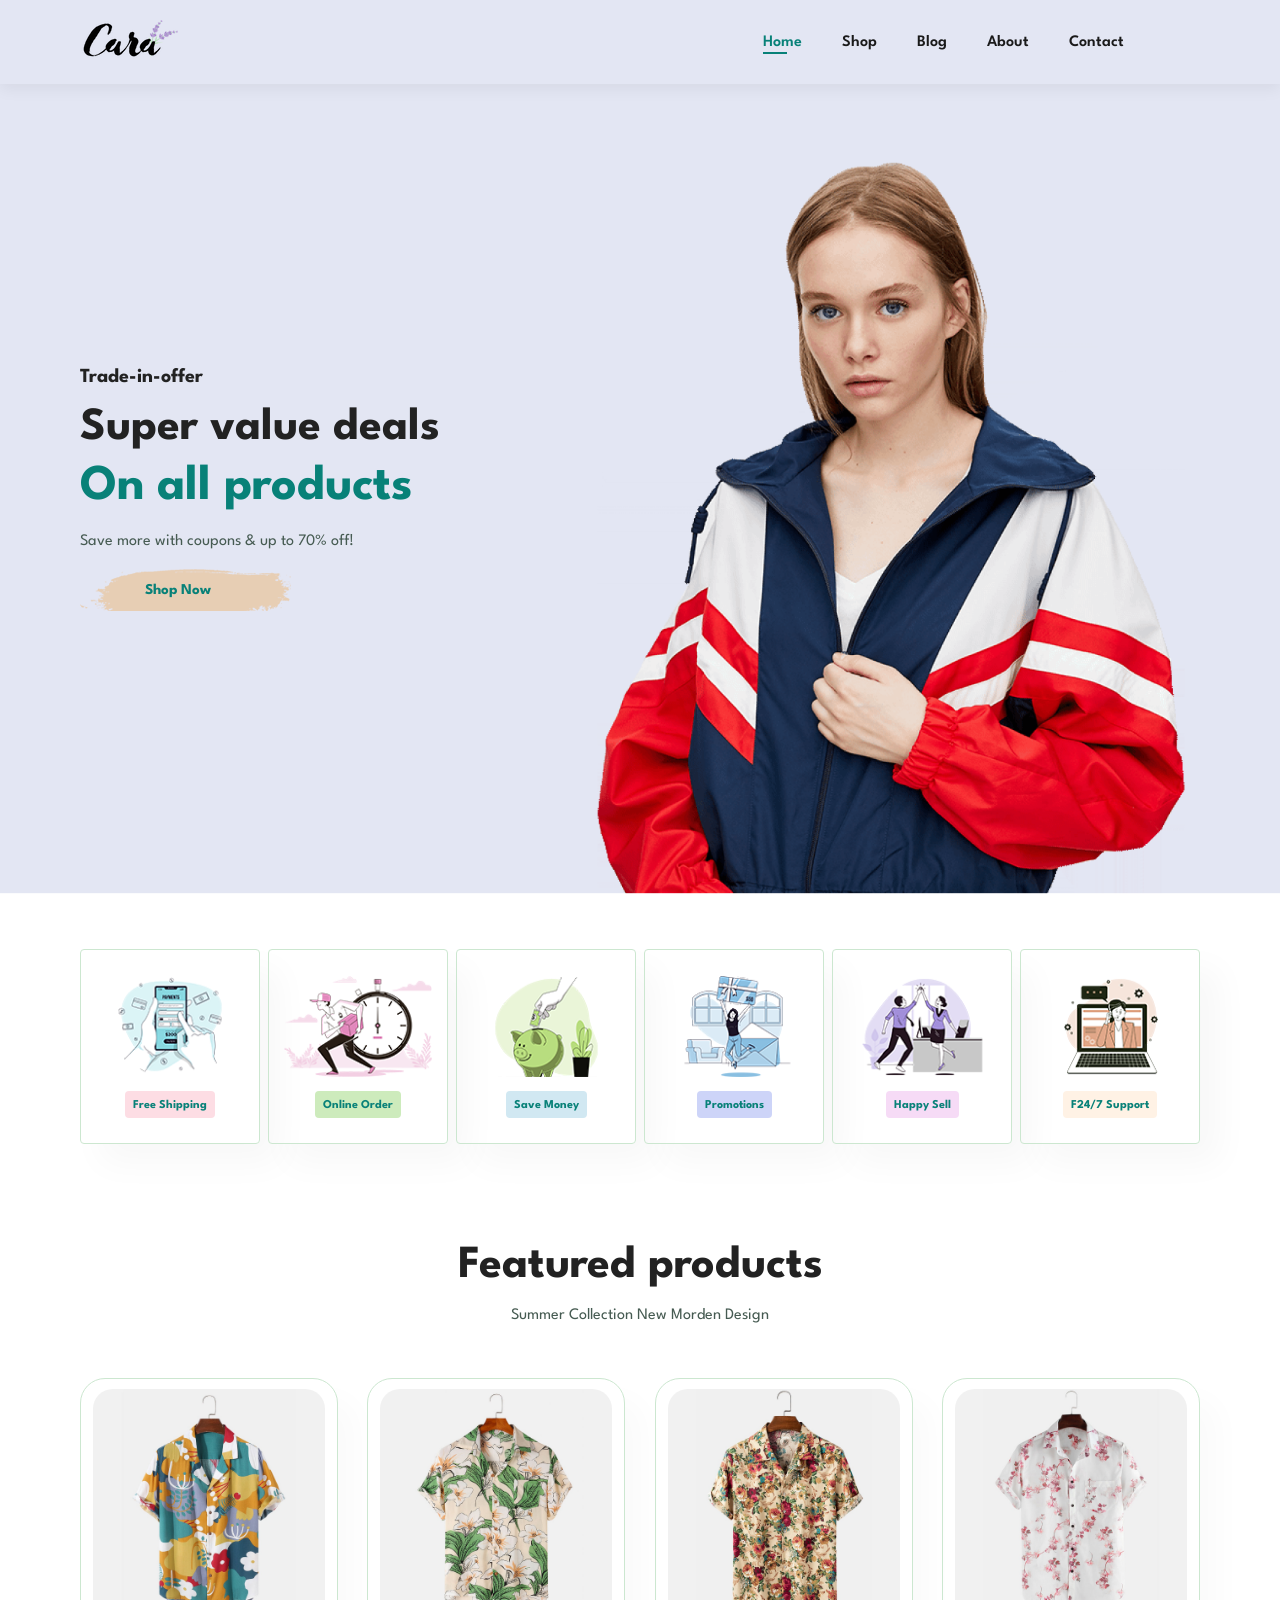
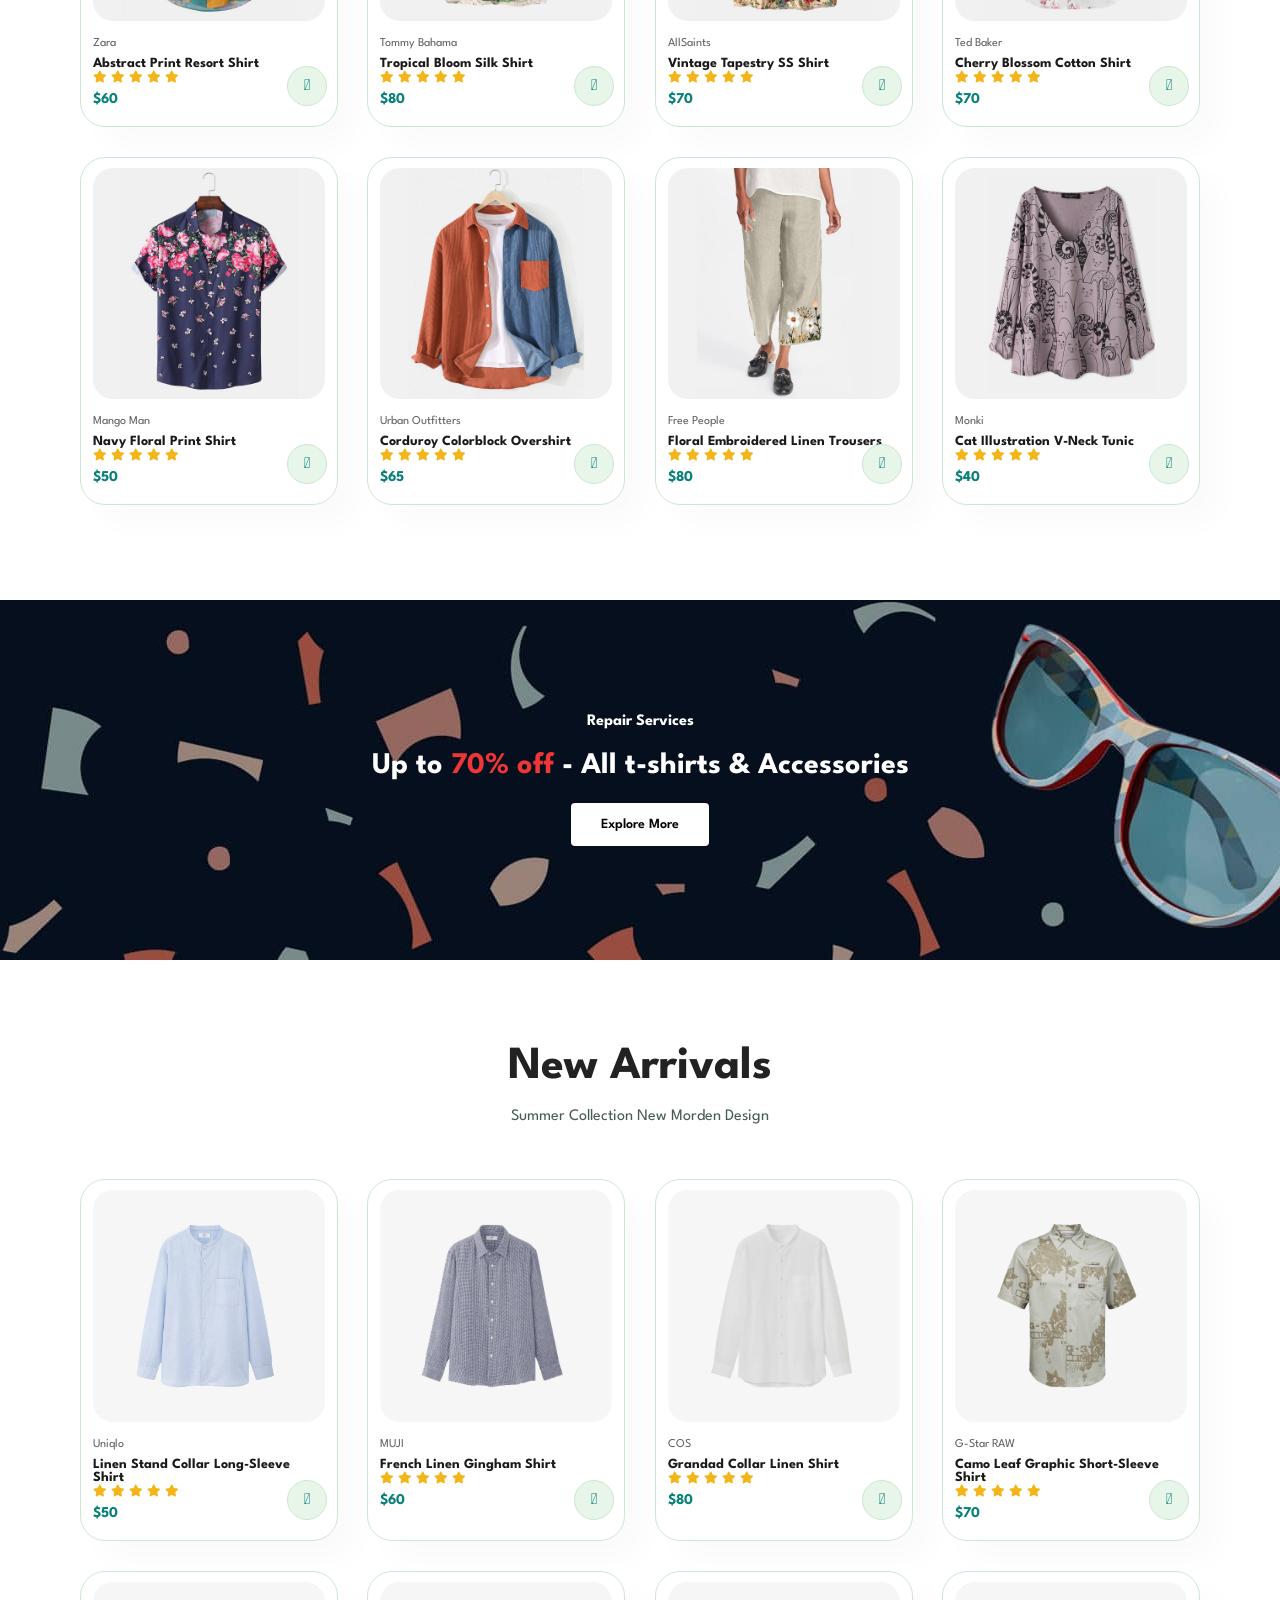
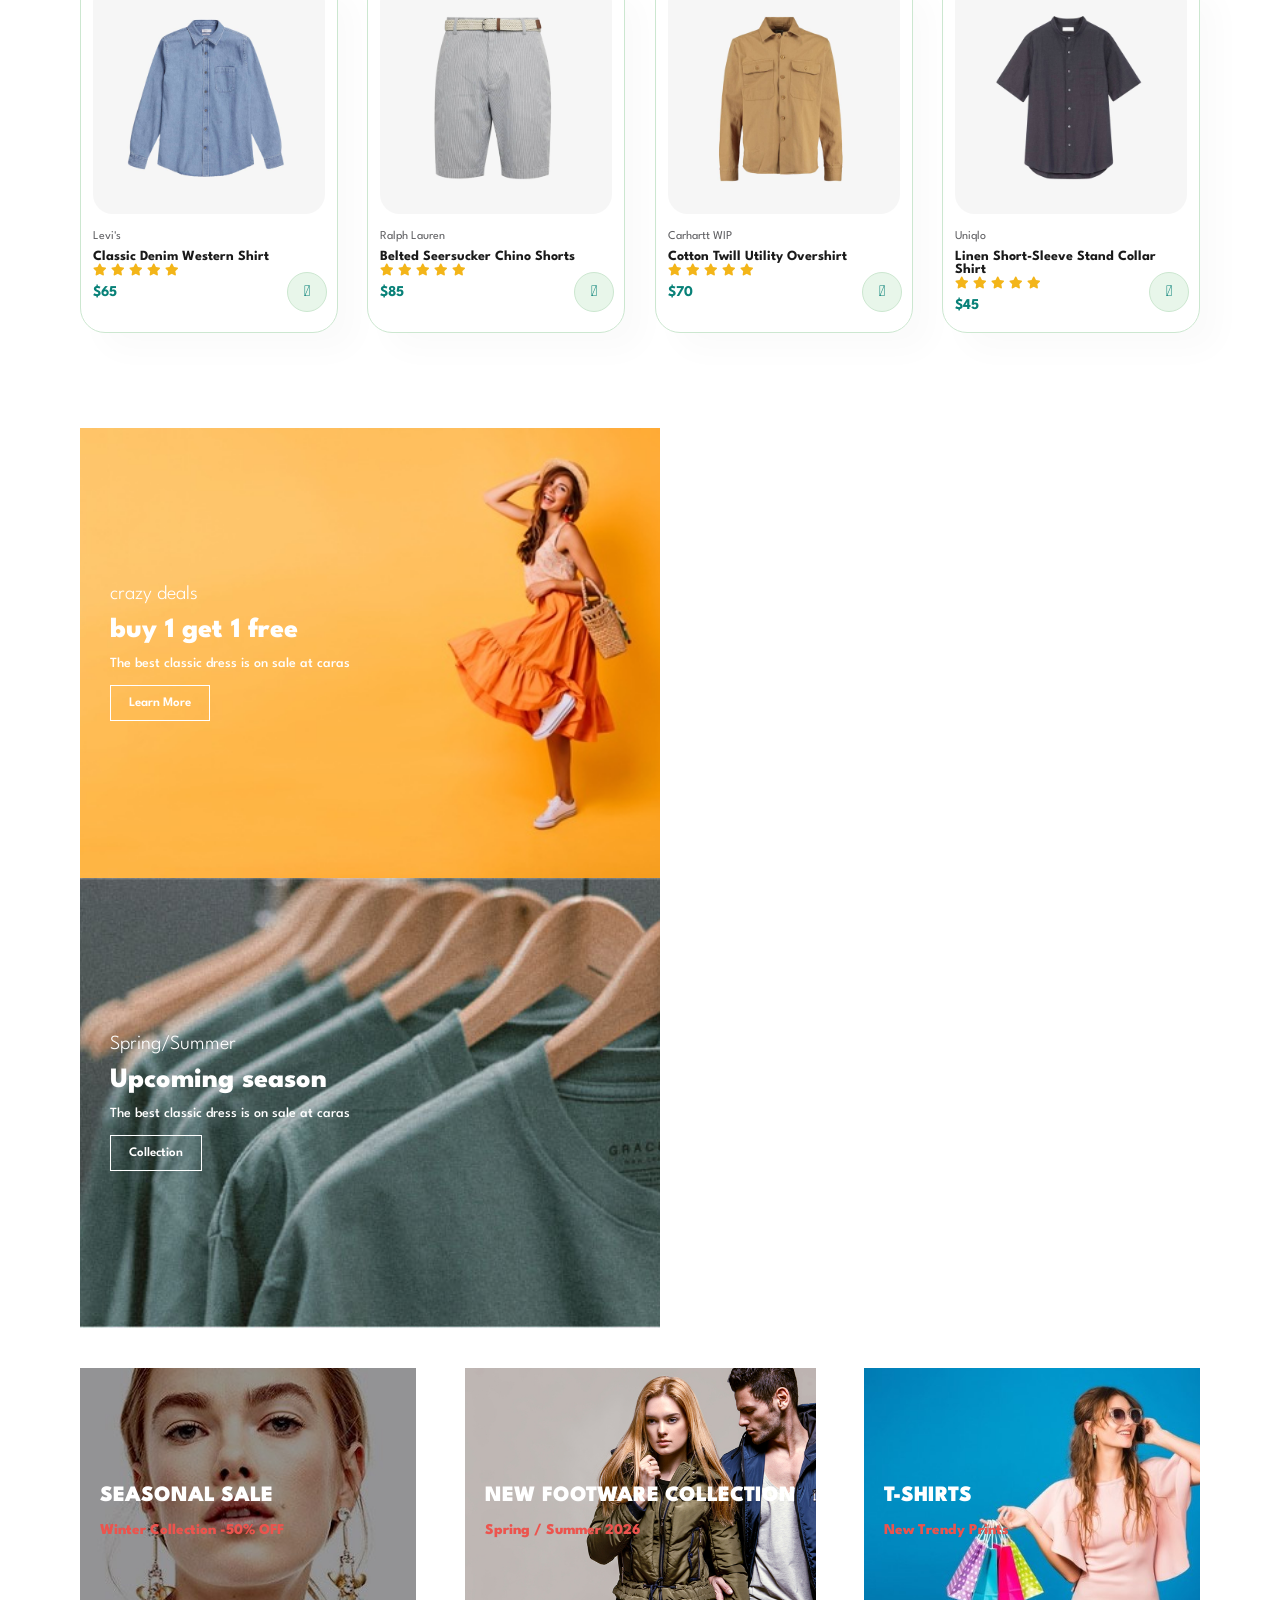
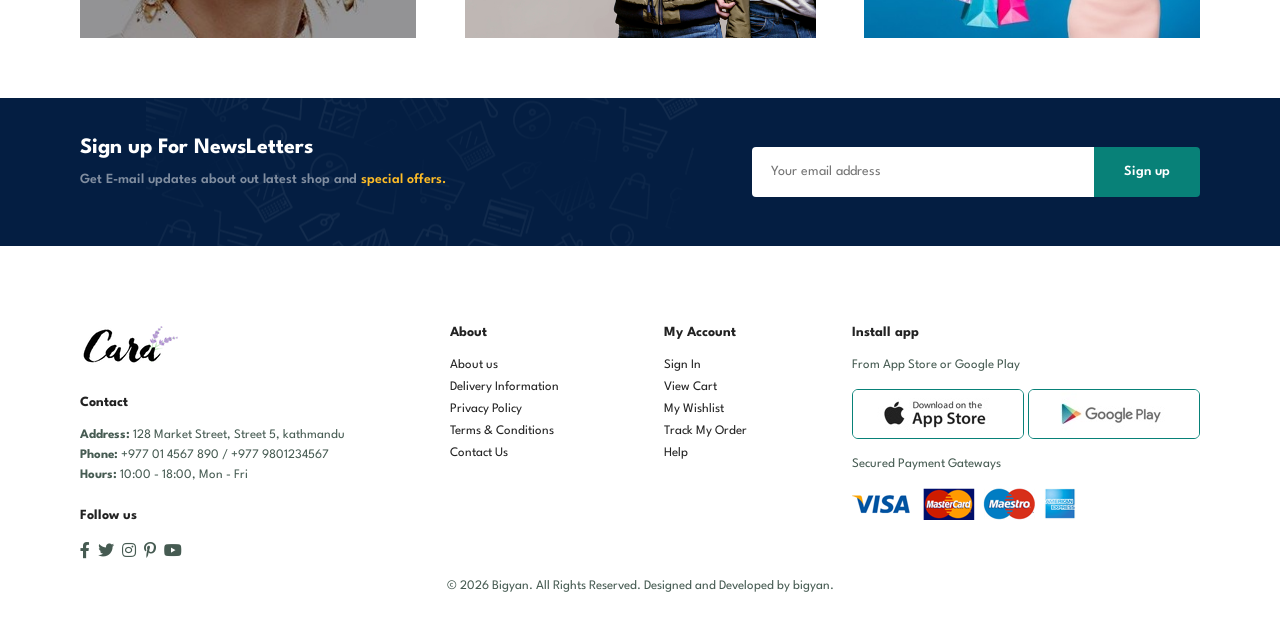
<file: index.html>
<!DOCTYPE html>
<html lang="en">

<head>
    <meta charset="UTF-8">
    <meta http-equiv="X-UA-Compatible" content="IE=edge">
    <meta name="viewport" content=""width=device-width, initial-scale=1.0">
    <title>Tech2etc Ecommerce Tutorial</title>
    <link rel="stylesheet" href="https://pro.fontawesome.com/releases/v5.10.0/css/all.css" />
    <link rel="stylesheet" href="style.css">
</head>

<body>

    <section id="header">
        <a href="#"><img src="img/logo.png" class="logo" alt=""></a>

        <div>
            <ul id="navbar">
                <li><a class="active" href="index.html">Home</a></li>
                <li><a href="shop.html">Shop</a></li>
                <li><a href="blog.html">Blog</a></li>
                <li><a href="about.html">About</a></li>
                <li><a href="contact.html">Contact</a></li>
                <li id="lg-bag"><a href="cart.html"><i class="far fa-shopping-bag"></i></a></li>
                <a href="#" id="close"><i class="far fa-times"></i></a>
            </ul>
        </div>

        <div id="mobile">
            <a href="cart.html"><i class="far fa-shopping-bag"></i></a>
             <i id="bar" class="fas fa-outdent"></i>
        </div>
    </section>

    <section id="hero">
        <h4>Trade-in-offer</h4>
        <h2>Super value deals</h2>
        <h1>On all products</h1>
        <p>Save more with coupons & up to 70% off! </p>
        <a href="shop.html"><button >Shop Now</button></a>
    </section>

    <section id="feature" class="section-p1">
        <div class="fe-box">
            <img src="img/features/f1.png" alt="">
            <h6>Free Shipping</h6>
        </div>
         <div class="fe-box">
            <img src="img/features/f2.png" alt="">
            <h6>Online Order</h6>
        </div>
         <div class="fe-box">
            <img src="img/features/f3.png" alt="">
            <h6>Save Money</h6>
        </div>
         <div class="fe-box">
            <img src="img/features/f4.png" alt="">
            <h6>Promotions</h6>
        </div>
         <div class="fe-box">
            <img src="img/features/f5.png" alt="">
            <h6>Happy Sell</h6>
        </div>
        </div>
         <div class="fe-box">
            <img src="img/features/f6.png" alt="">
            <h6>F24/7 Support</h6>
        </div>
        
    </section>

    <section id="product1" class="section-p1">
        <h2>Featured products</h2>
        <p>Summer Collection New Morden Design</p>
        <div class="pro-container">
            <div class="pro">
                <img src="img/products/f1.jpg" alt="">
                <div class="des">
                    <span>Zara</span>
                    <h5>Abstract Print Resort Shirt</h5>
                    <div class="star">
                        <i class="fas fa-star"></i>
                         <i class="fas fa-star"></i>
                          <i class="fas fa-star"></i>
                           <i class="fas fa-star"></i>
                            <i class="fas fa-star"></i>
                    </div>     
                    <h4>$60</h4>               
                </div>
                <a href="#"><i class="fal fa-shopping-cart cart"></i></a>
            </div>
             <div class="pro">
                <img src="img/products/f2.jpg" alt="">
                <div class="des">
                    <span>Tommy Bahama</span>
                    <h5>Tropical Bloom Silk Shirt</h5>
                    <div class="star">
                        <i class="fas fa-star"></i>
                         <i class="fas fa-star"></i>
                          <i class="fas fa-star"></i>
                           <i class="fas fa-star"></i>
                            <i class="fas fa-star"></i>
                    </div>     
                    <h4>$80</h4>               
                </div>
                <a href="#"><i class="fal fa-shopping-cart cart"></i></a>
            </div>
             <div class="pro">
                <img src="img/products/f3.jpg" alt="">
                <div class="des">
                    <span>AllSaints</span>
                    <h5>Vintage Tapestry SS Shirt</h5>
                    <div class="star">
                        <i class="fas fa-star"></i>
                         <i class="fas fa-star"></i>
                          <i class="fas fa-star"></i>
                           <i class="fas fa-star"></i>
                            <i class="fas fa-star"></i>
                    </div>     
                    <h4>$70</h4>               
                </div>
                <a href="#"><i class="fal fa-shopping-cart cart"></i></a>
            </div>
             <div class="pro">
                <img src="img/products/f4.jpg" alt="">
                <div class="des">
                    <span>Ted Baker</span>
                    <h5>Cherry Blossom Cotton Shirt</h5>
                    <div class="star">
                        <i class="fas fa-star"></i>
                         <i class="fas fa-star"></i>
                          <i class="fas fa-star"></i>
                           <i class="fas fa-star"></i>
                            <i class="fas fa-star"></i>
                    </div>     
                    <h4>$70</h4>               
                </div>
                <a href="#"><i class="fal fa-shopping-cart cart"></i></a>
            </div>
             <div class="pro">
                <img src="img/products/f5.jpg" alt="">
                <div class="des">
                    <span>Mango Man</span>
                    <h5>Navy Floral Print Shirt</h5>
                    <div class="star">
                        <i class="fas fa-star"></i>
                         <i class="fas fa-star"></i>
                          <i class="fas fa-star"></i>
                           <i class="fas fa-star"></i>
                            <i class="fas fa-star"></i>
                    </div>     
                    <h4>$50</h4>               
                </div>
                <a href="#"><i class="fal fa-shopping-cart cart"></i></a>
            </div>
             <div class="pro">
                <img src="img/products/f6.jpg" alt="">
                <div class="des">
                    <span>Urban Outfitters</span>
                    <h5>Corduroy Colorblock Overshirt</h5>
                    <div class="star">
                        <i class="fas fa-star"></i>
                         <i class="fas fa-star"></i>
                          <i class="fas fa-star"></i>
                           <i class="fas fa-star"></i>
                            <i class="fas fa-star"></i>
                    </div>     
                    <h4>$65</h4>               
                </div>
                <a href="#"><i class="fal fa-shopping-cart cart"></i></a>
            </div>
             <div class="pro">
                <img src="img/products/f7.jpg" alt="">
                <div class="des">
                    <span>Free People</span>
                    <h5>Floral Embroidered Linen Trousers</h5>
                    <div class="star">
                        <i class="fas fa-star"></i>
                         <i class="fas fa-star"></i>
                          <i class="fas fa-star"></i>
                           <i class="fas fa-star"></i>
                            <i class="fas fa-star"></i>
                    </div>     
                    <h4>$80</h4>               
                </div>
                <a href="#"><i class="fal fa-shopping-cart cart"></i></a>
            </div>
             <div class="pro">
                <img src="img/products/f8.jpg" alt="">
                <div class="des">
                    <span>Monki</span>
                    <h5>Cat Illustration V-Neck Tunic</h5>
                    <div class="star">
                        <i class="fas fa-star"></i>
                         <i class="fas fa-star"></i>
                          <i class="fas fa-star"></i>
                           <i class="fas fa-star"></i>
                            <i class="fas fa-star"></i>
                    </div>     
                    <h4>$40</h4>               
                </div>
                <a href="#"><i class="fal fa-shopping-cart cart"></i></a>
            </div>
        </div>

    </section>

    <section id="banner" class="section-m1">
        <h4>Repair Services </h4>
        <h2>Up to <span>70% off </span> - All t-shirts & Accessories</h2>
        <button class="normal">Explore More</button>
    </section>

     <section id="product1" class="section-p1">
        <h2>New Arrivals</h2>
        <p>Summer Collection New Morden Design</p>
        <div class="pro-container">
            <div class="pro">
                <img src="img/products/n1.jpg" alt="">
                <div class="des">
                    <span>Uniqlo</span>
                    <h5>Linen Stand Collar Long-Sleeve Shirt</h5>
                    <div class="star">
                        <i class="fas fa-star"></i>
                         <i class="fas fa-star"></i>
                          <i class="fas fa-star"></i>
                           <i class="fas fa-star"></i>
                            <i class="fas fa-star"></i>
                    </div>     
                    <h4>$50</h4>               
                </div>
                <a href="#"><i class="fal fa-shopping-cart cart"></i></a>
            </div>
             <div class="pro">
                <img src="img/products/n2.jpg" alt="">
                <div class="des">
                    <span>MUJI</span>
                    <h5>French Linen Gingham Shirt</h5>
                    <div class="star">
                        <i class="fas fa-star"></i>
                         <i class="fas fa-star"></i>
                          <i class="fas fa-star"></i>
                           <i class="fas fa-star"></i>
                            <i class="fas fa-star"></i>
                    </div>     
                    <h4>$60</h4>               
                </div>
                <a href="#"><i class="fal fa-shopping-cart cart"></i></a>
            </div>
             <div class="pro">
                <img src="img/products/n3.jpg" alt="">
                <div class="des">
                    <span>COS</span>
                    <h5>Grandad Collar Linen Shirt</h5>
                    <div class="star">
                        <i class="fas fa-star"></i>
                         <i class="fas fa-star"></i>
                          <i class="fas fa-star"></i>
                           <i class="fas fa-star"></i>
                            <i class="fas fa-star"></i>
                    </div>     
                    <h4>$80</h4>               
                </div>
                <a href="#"><i class="fal fa-shopping-cart cart"></i></a>
            </div>
             <div class="pro">
                <img src="img/products/n4.jpg" alt="">
                <div class="des">
                    <span>G-Star RAW</span>
                    <h5>Camo Leaf Graphic Short-Sleeve Shirt</h5>
                    <div class="star">
                        <i class="fas fa-star"></i>
                         <i class="fas fa-star"></i>
                          <i class="fas fa-star"></i>
                           <i class="fas fa-star"></i>
                            <i class="fas fa-star"></i>
                    </div>     
                    <h4>$70</h4>               
                </div>
                <a href="#"><i class="fal fa-shopping-cart cart"></i></a>
            </div>
             <div class="pro">
                <img src="img/products/n5.jpg" alt="">
                <div class="des">
                    <span>Levi's</span>
                    <h5>Classic Denim Western Shirt</h5>
                    <div class="star">
                        <i class="fas fa-star"></i>
                         <i class="fas fa-star"></i>
                          <i class="fas fa-star"></i>
                           <i class="fas fa-star"></i>
                            <i class="fas fa-star"></i>
                    </div>     
                    <h4>$65</h4>               
                </div>
                <a href="#"><i class="fal fa-shopping-cart cart"></i></a>
            </div>
             <div class="pro">
                <img src="img/products/n6.jpg" alt="">
                <div class="des">
                    <span>Ralph Lauren</span>
                    <h5>Belted Seersucker Chino Shorts</h5>
                    <div class="star">
                        <i class="fas fa-star"></i>
                         <i class="fas fa-star"></i>
                          <i class="fas fa-star"></i>
                           <i class="fas fa-star"></i>
                            <i class="fas fa-star"></i>
                    </div>     
                    <h4>$85</h4>               
                </div>
                <a href="#"><i class="fal fa-shopping-cart cart"></i></a>
            </div>
             <div class="pro">
                <img src="img/products/n7.jpg" alt="">
                <div class="des">
                    <span>Carhartt WIP</span>
                    <h5>Cotton Twill Utility Overshirt</h5>
                    <div class="star">
                        <i class="fas fa-star"></i>
                         <i class="fas fa-star"></i>
                          <i class="fas fa-star"></i>
                           <i class="fas fa-star"></i>
                            <i class="fas fa-star"></i>
                    </div>     
                    <h4>$70</h4>               
                </div>
                <a href="#"><i class="fal fa-shopping-cart cart"></i></a>
            </div>
             <div class="pro">
                <img src="img/products/n8.jpg" alt="">
                <div class="des">
                    <span>Uniqlo</span>
                    <h5>Linen Short-Sleeve Stand Collar Shirt</h5>
                    <div class="star">
                        <i class="fas fa-star"></i>
                         <i class="fas fa-star"></i>
                          <i class="fas fa-star"></i>
                           <i class="fas fa-star"></i>
                            <i class="fas fa-star"></i>
                    </div>     
                    <h4>$45</h4>               
                </div>
                <a href="#"><i class="fal fa-shopping-cart cart"></i></a>
            </div>
        </div>

    </section>

    <section id="sm-banner" class="section-p1">
        <div class="banner-box">
            <h4>crazy deals</h4>
            <h2>buy 1 get 1 free</h2>
            <span>The best classic dress is on sale at caras</span>
            <button class="white">Learn More</button>
        </div>
        <div class="banner-box banner-box2">
            <h4>Spring/Summer</h4>
            <h2>Upcoming season</h2>
            <span>The best classic dress is on sale at caras</span>
            <button class="white">Collection</button>
        </div>
    </section>

<section id="banner3">
    <div class="banner-box">
            <h2>SEASONAL SALE</h2>
            <h3>Winter Collection -50% OFF</h3>
        </div>
        <div class="banner-box banner-box2">
            <h2>NEW FOOTWARE COLLECTION</h2>
            <h3>Spring / Summer 2026</h3>
        </div>
        <div class="banner-box banner-box3">
            <h2>T-SHIRTS</h2>
            <h3>New Trendy Prints</h3>
        </div>
</section>

<section id="newsletter" class="section-p1 section-m1">
    <div class="newstext">
        <h4>Sign up For NewsLetters</h4>
        <p>Get E-mail updates about out latest shop and <span>special offers.</span> </p>
    </div>
    <div class="form">
        <input type="text" placeholder="Your email address">
        <button class="normal">Sign up</button>
    </div>
</section>

<footer class="section-p1">
    <div class="col">
        <img class="logo" src="img/logo.png" alt="">
        <h4>Contact</h4>
        <p> <strong>Address: </strong> 128 Market Street, Street 5, kathmandu</p>
        <p><strong>Phone:</strong> +977 01 4567 890 / +977 9801234567</p>
        <p><strong>Hours:</strong> 10:00 - 18:00, Mon - Fri</p>
        <div class="follow">
            <h4>Follow us</h4>
            <div class="icon">
                <i class="fab fa-facebook-f"></i>
                <i class="fab fa-twitter"></i>
                <i class="fab fa-instagram"></i>
                <i class="fab fa-pinterest-p"></i>
                <i class="fab fa-youtube"></i>
            </div>
        </div>
    </div>

    <div class="col">
        <h4>About</h4>
        <a href="#">About us</a>
        <a href="#">Delivery Information</a>
        <a href="#">Privacy Policy</a>
        <a href="#">Terms & Conditions</a>
        <a href="#">Contact Us</a>
    </div>

    <div class="col">
        <h4>My Account</h4>
        <a href="#">Sign In</a>
        <a href="#">View Cart</a>
        <a href="#">My Wishlist</a>
        <a href="#">Track My Order</a>
        <a href="#">Help</a>
    </div>

    <div class="col install">
        <h4>Install app</h4>
        <p>From App Store or Google Play</p>
        <div class="row">
            <img src="img/pay/app.jpg" alt="">
            <img src="img/pay/play.jpg" alt="">
        </div>
        <p>Secured Payment Gateways </p>
        <img src="img/pay/pay.png" alt="">
    </div>

    <div class="copyright">
        <p>© 2026 Bigyan. All Rights Reserved. Designed and Developed by bigyan.</p>
    </div>
</footer>

    <script src="script.js"></script>
</body>

</html>
</file>
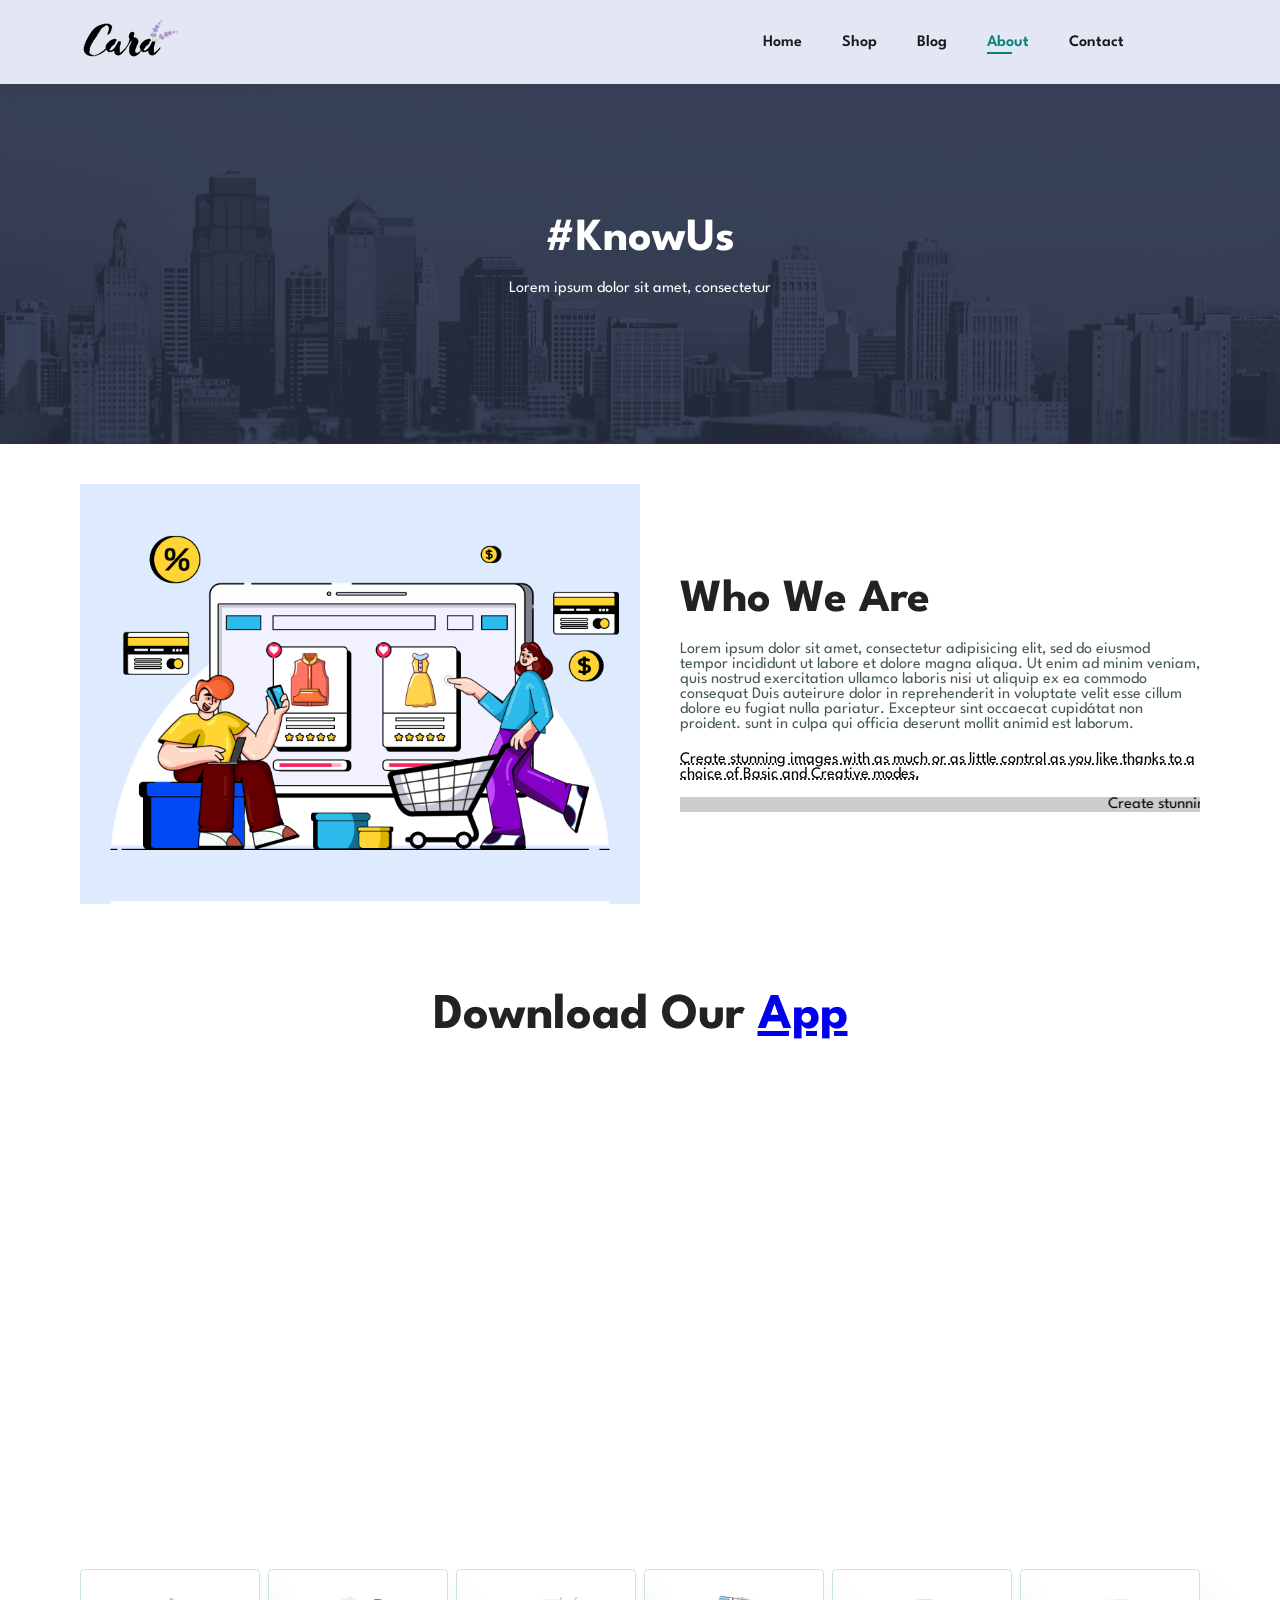
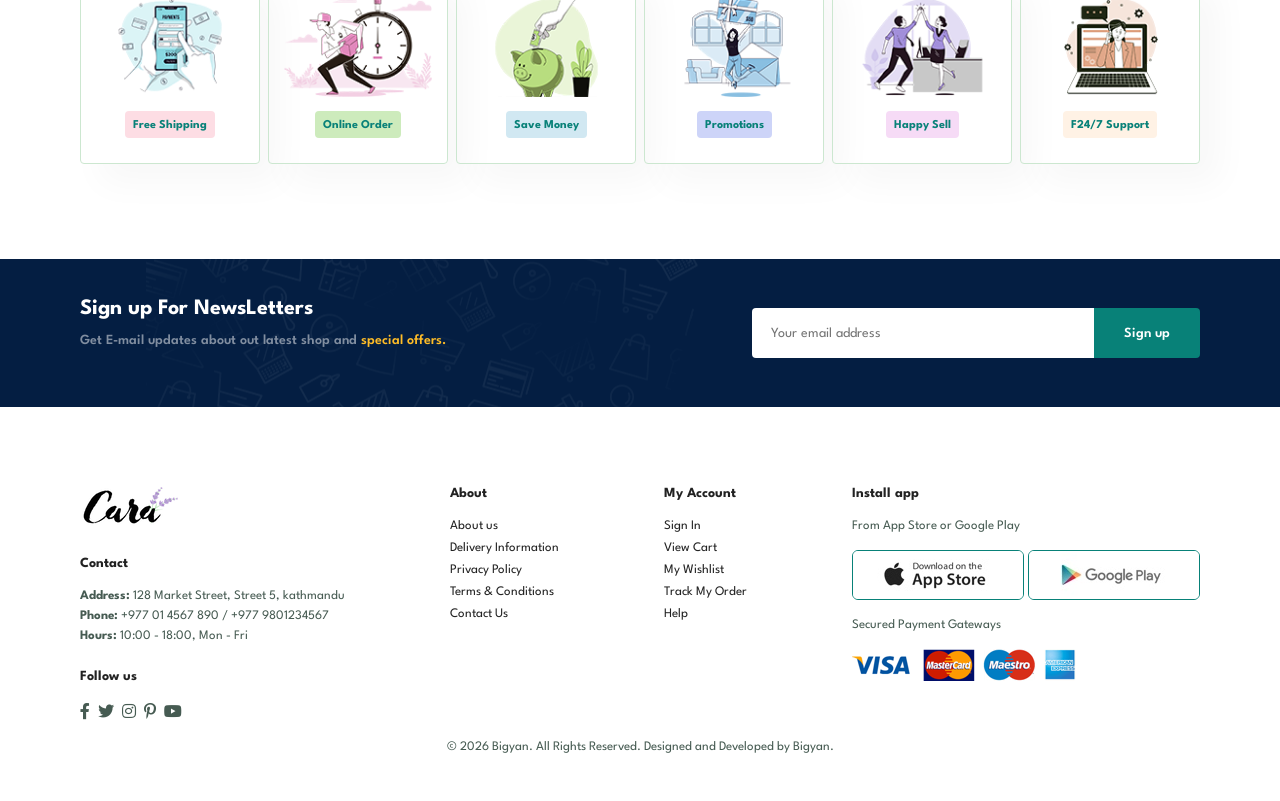
<file: about.html>
<!DOCTYPE html>
<html lang="en">

<head>
    <meta charset="UTF-8">
    <meta http-equiv="X-UA-Compatible" content="IE=edge">
    <meta name="viewport" content=""width=device-width, initial-scale=1.0">
    <title>Tech2etc Ecommerce Tutorial</title>
    <link rel="stylesheet" href="https://pro.fontawesome.com/releases/v5.10.0/css/all.css" />
    <link rel="stylesheet" href="style.css">
</head>

<body>

    <section id="header">
        <a href="#"><img src="img/logo.png" class="logo" alt=""></a>

        <div>
            <ul id="navbar">
                <li><a href="index.html">Home</a></li>
                <li><a href="shop.html">Shop</a></li>
                <li><a href="blog.html">Blog</a></li>
                <li><a class="active" href="about.html">About</a></li>
                <li><a href="contact.html">Contact</a></li>
                <li id="lg-bag"><a href="cart.html"><i class="far fa-shopping-bag"></i></a></li>
                <a href="#" id="close"><i class="far fa-times"></i></a>
            </ul>
        </div>

        <div id="mobile">
            <a href="cart.html"><i class="far fa-shopping-bag"></i></a>
             <i id="bar" class="fas fa-outdent"></i>
        </div>
    </section>

    <section id="page-header" class="about-header">
       
        <h2>#KnowUs</h2>
        
        <p>Lorem ipsum dolor sit amet, consectetur </p>
        
    </section>

    <section id="about-head" class="section-p1">
        <img src="img/about/a6.jpg" alt="">
        <div>
            <h2>Who We Are</h2>
            <p>Lorem ipsum dolor sit amet, consectetur adipisicing elit, sed do
eiusmod tempor incididunt ut labore et dolore magna aliqua. Ut
enim ad minim veniam, quis nostrud exercitation ullamco laboris
nisi ut aliquip ex ea commodo consequat Duis auteirure dolor in
reprehenderit in voluptate velit esse cillum dolore eu fugiat nulla
pariatur. Excepteur sint occaecat cupidátat non proident. sunt in
culpa qui officia deserunt mollit animid est laborum.</p>

<abbr title="">Create stunning images with as much or as little control as you like thanks to a choice of Basic and Creative modes.</abbr>

<br><br>

<marquee bgcolor="#ccc" loop="-1" scroolamount="5" width="100%">Create stunning images with as much or as little control as you like thanks to a choice of Basic and Creative modes.</marquee>
        </div>
    </section>

    <section id="about-app" class="section-p1">
        <h1>Download Our <a href="#">App</a> </h1>
        <div class="video">
            <video autoplay muted loop src="img/about/1.mp4"></video>
        </div>
    </section>

     <section id="feature" class="section-p1">
        <div class="fe-box">
            <img src="img/features/f1.png" alt="">
            <h6>Free Shipping</h6>
        </div>
         <div class="fe-box">
            <img src="img/features/f2.png" alt="">
            <h6>Online Order</h6>
        </div>
         <div class="fe-box">
            <img src="img/features/f3.png" alt="">
            <h6>Save Money</h6>
        </div>
         <div class="fe-box">
            <img src="img/features/f4.png" alt="">
            <h6>Promotions</h6>
        </div>
         <div class="fe-box">
            <img src="img/features/f5.png" alt="">
            <h6>Happy Sell</h6>
        </div>
        </div>
         <div class="fe-box">
            <img src="img/features/f6.png" alt="">
            <h6>F24/7 Support</h6>
        </div>
        
    </section>

    <section id="newsletter" class="section-p1 section-m1">
    <div class="newstext">
        <h4>Sign up For NewsLetters</h4>
        <p>Get E-mail updates about out latest shop and <span>special offers.</span> </p>
    </div>
    <div class="form">
        <input type="text" placeholder="Your email address">
        <button class="normal">Sign up</button>
    </div>
</section>


<footer class="section-p1">
    <div class="col">
        <img class="logo" src="img/logo.png" alt="">
        <h4>Contact</h4>
        <p> <strong>Address: </strong> 128 Market Street, Street 5, kathmandu</p>
        <p><strong>Phone:</strong> +977 01 4567 890 / +977 9801234567</p>
        <p><strong>Hours:</strong> 10:00 - 18:00, Mon - Fri</p>
        <div class="follow">
            <h4>Follow us</h4>
            <div class="icon">
                <i class="fab fa-facebook-f"></i>
                <i class="fab fa-twitter"></i>
                <i class="fab fa-instagram"></i>
                <i class="fab fa-pinterest-p"></i>
                <i class="fab fa-youtube"></i>
            </div>
        </div>
    </div>

    <div class="col">
        <h4>About</h4>
        <a href="#">About us</a>
        <a href="#">Delivery Information</a>
        <a href="#">Privacy Policy</a>
        <a href="#">Terms & Conditions</a>
        <a href="#">Contact Us</a>
    </div>

    <div class="col">
        <h4>My Account</h4>
        <a href="#">Sign In</a>
        <a href="#">View Cart</a>
        <a href="#">My Wishlist</a>
        <a href="#">Track My Order</a>
        <a href="#">Help</a>
    </div>

    <div class="col install">
        <h4>Install app</h4>
        <p>From App Store or Google Play</p>
        <div class="row">
            <img src="img/pay/app.jpg" alt="">
            <img src="img/pay/play.jpg" alt="">
        </div>
        <p>Secured Payment Gateways </p>
        <img src="img/pay/pay.png" alt="">
    </div>

    <div class="copyright">
        <p>© 2026 Bigyan. All Rights Reserved. Designed and Developed by Bigyan.</p>
    </div>
</footer>

    <script src="script.js"></script>
</body>

</html>
</file>
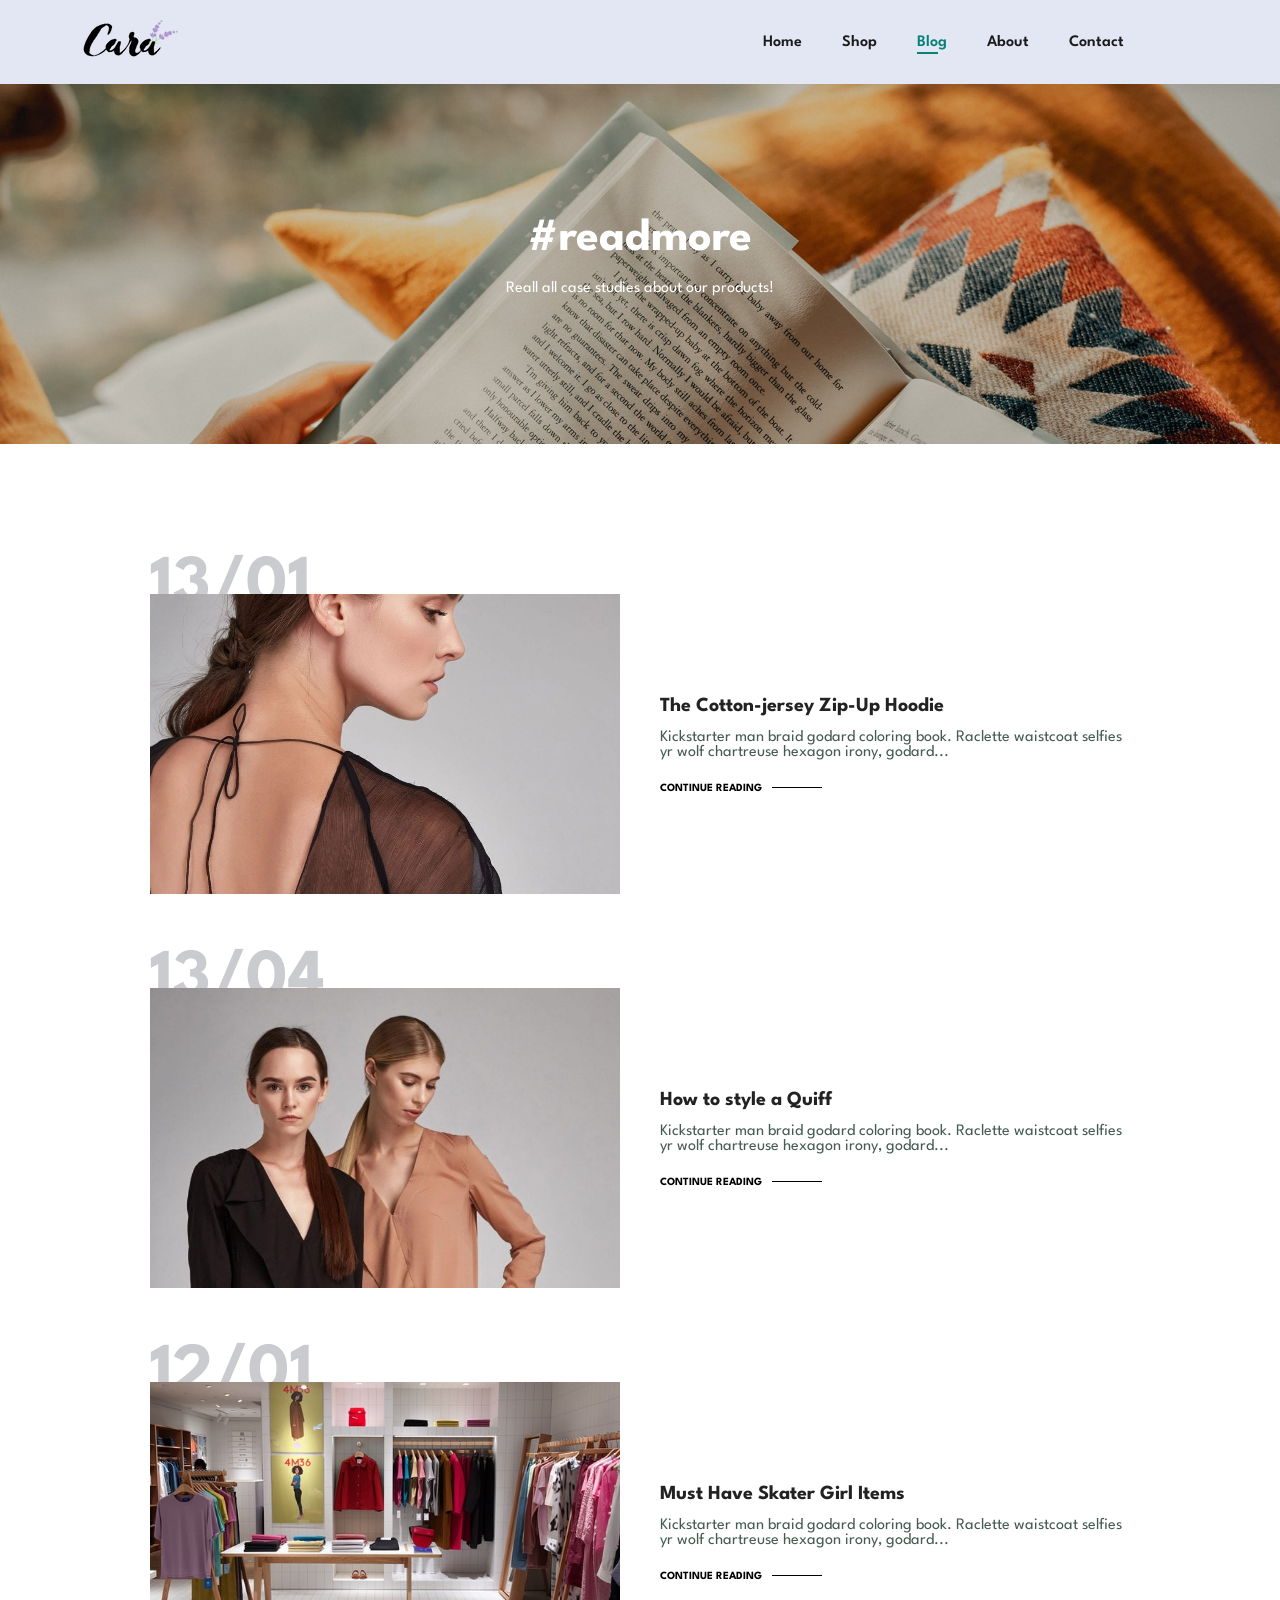
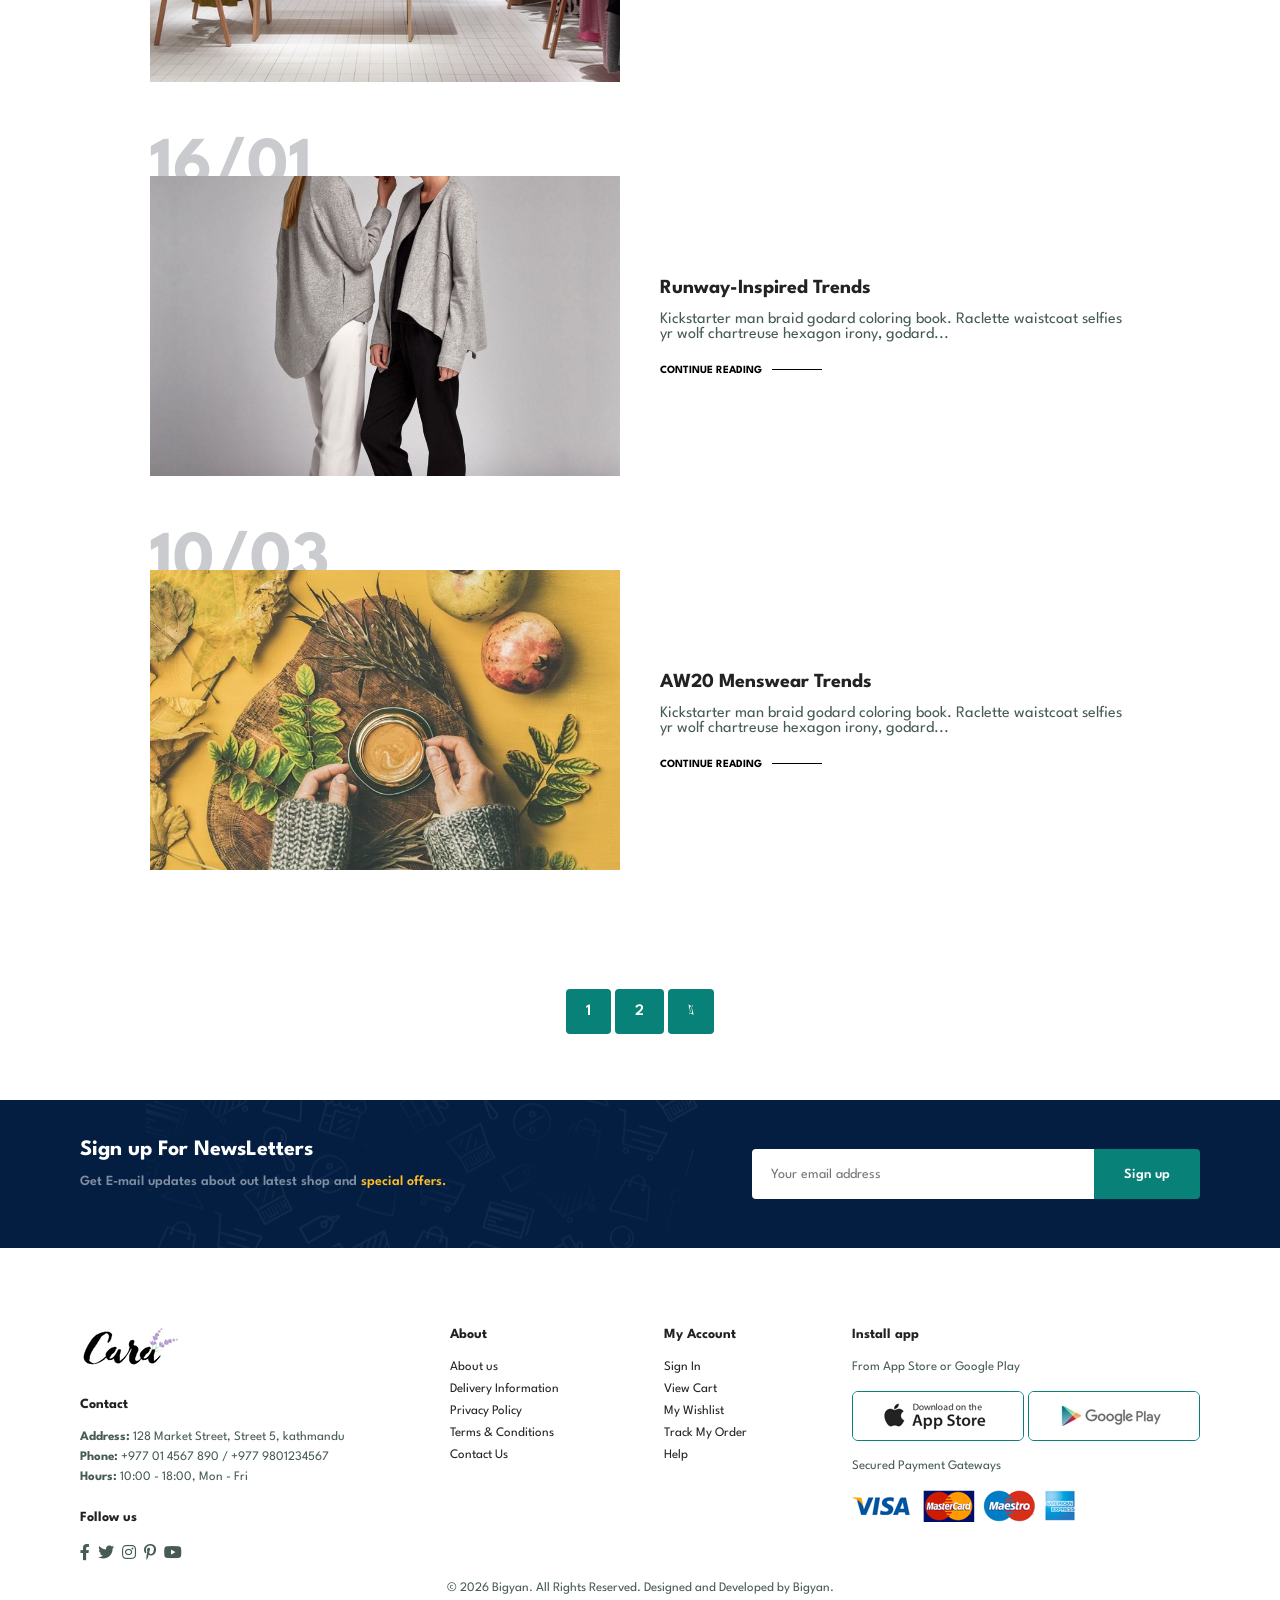
<file: blog.html>
<!DOCTYPE html>
<html lang="en">

<head>
    <meta charset="UTF-8">
    <meta http-equiv="X-UA-Compatible" content="IE=edge">
    <meta name="viewport" content=""width=device-width, initial-scale=1.0">
    <title>Tech2etc Ecommerce Tutorial</title>
    <link rel="stylesheet" href="https://pro.fontawesome.com/releases/v5.10.0/css/all.css" />
    <link rel="stylesheet" href="style.css">
</head>

<body>

    <section id="header">
        <a href="#"><img src="img/logo.png" class="logo" alt=""></a>

        <div>
            <ul id="navbar">
                <li><a href="index.html">Home</a></li>
                <li><a href="shop.html">Shop</a></li>
                <li><a class="active" href="blog.html">Blog</a></li>
                <li><a href="about.html">About</a></li>
                <li><a href="contact.html">Contact</a></li>
                <li id="lg-bag"><a href="cart.html"><i class="far fa-shopping-bag"></i></a></li>
                <a href="#" id="close"><i class="far fa-times"></i></a>
            </ul>
        </div>

        <div id="mobile">
            <a href="cart.html"><i class="far fa-shopping-bag"></i></a>
             <i id="bar" class="fas fa-outdent"></i>
        </div>
    </section>

    <section id="page-header" class="blog-header">
       
        <h2>#readmore</h2>
        
        <p>Reall all case studies about our products! </p>
        
    </section>

    <section id="blog">
        <div class="blog-box">
            <div class="blog-img">
                <img src="img/blog/b1.jpg" alt="">
            </div>
            <div class="blog-details">
                <h4>The Cotton-jersey Zip-Up Hoodie</h4>
                <p>Kickstarter man braid godard coloring book. Raclette waistcoat selfies yr
                    wolf chartreuse hexagon irony, godard...</p>
                    <a href="#">CONTINUE READING</a>
            </div>
            <h1>13/01</h1>
        </div>
         <div class="blog-box">
            <div class="blog-img">
                <img src="img/blog/b2.jpg" alt="">
            </div>
            <div class="blog-details">
                <h4>How to style a Quiff</h4>
                <p>Kickstarter man braid godard coloring book. Raclette waistcoat selfies yr
                    wolf chartreuse hexagon irony, godard...</p>
                    <a href="#">CONTINUE READING</a>
            </div>
            <h1>13/04</h1>
        </div>
         <div class="blog-box">
            <div class="blog-img">
                <img src="img/blog/b3.jpg" alt="">
            </div>
            <div class="blog-details">
                <h4>Must Have Skater Girl Items</h4>
                <p>Kickstarter man braid godard coloring book. Raclette waistcoat selfies yr
                    wolf chartreuse hexagon irony, godard...</p>
                    <a href="#">CONTINUE READING</a>
            </div>
            <h1>12/01</h1>
        </div>
         <div class="blog-box">
            <div class="blog-img">
                <img src="img/blog/b4.jpg" alt="">
            </div>
            <div class="blog-details">
                <h4>Runway-Inspired Trends</h4>
                <p>Kickstarter man braid godard coloring book. Raclette waistcoat selfies yr
                    wolf chartreuse hexagon irony, godard...</p>
                    <a href="#">CONTINUE READING</a>
            </div>
            <h1>16/01</h1>
        </div>
         <div class="blog-box">
            <div class="blog-img">
                <img src="img/blog/b6.jpg" alt="">
            </div>
            <div class="blog-details">
                <h4>AW20 Menswear Trends</h4>
                <p>Kickstarter man braid godard coloring book. Raclette waistcoat selfies yr
                    wolf chartreuse hexagon irony, godard...</p>
                    <a href="#">CONTINUE READING</a>
            </div>
            <h1>10/03</h1>
        </div>
    </section>

    <section id="pagination" class="section-p1">
        <a href="#">1</a>
        <a href="#">2</a>
        <a href="#"><i class="fal fa-long-arrow-alt-right"></i></a>
    </section>

<section id="newsletter" class="section-p1 section-m1">
    <div class="newstext">
        <h4>Sign up For NewsLetters</h4>
        <p>Get E-mail updates about out latest shop and <span>special offers.</span> </p>
    </div>
    <div class="form">
        <input type="text" placeholder="Your email address">
        <button class="normal">Sign up</button>
    </div>
</section>

<footer class="section-p1">
    <div class="col">
        <img class="logo" src="img/logo.png" alt="">
        <h4>Contact</h4>
        <p> <strong>Address: </strong> 128 Market Street, Street 5, kathmandu</p>
        <p><strong>Phone:</strong> +977 01 4567 890 / +977 9801234567</p>
        <p><strong>Hours:</strong> 10:00 - 18:00, Mon - Fri</p>
        <div class="follow">
            <h4>Follow us</h4>
            <div class="icon">
                <i class="fab fa-facebook-f"></i>
                <i class="fab fa-twitter"></i>
                <i class="fab fa-instagram"></i>
                <i class="fab fa-pinterest-p"></i>
                <i class="fab fa-youtube"></i>
            </div>
        </div>
    </div>

    <div class="col">
        <h4>About</h4>
        <a href="#">About us</a>
        <a href="#">Delivery Information</a>
        <a href="#">Privacy Policy</a>
        <a href="#">Terms & Conditions</a>
        <a href="#">Contact Us</a>
    </div>

    <div class="col">
        <h4>My Account</h4>
        <a href="#">Sign In</a>
        <a href="#">View Cart</a>
        <a href="#">My Wishlist</a>
        <a href="#">Track My Order</a>
        <a href="#">Help</a>
    </div>

    <div class="col install">
        <h4>Install app</h4>
        <p>From App Store or Google Play</p>
        <div class="row">
            <img src="img/pay/app.jpg" alt="">
            <img src="img/pay/play.jpg" alt="">
        </div>
        <p>Secured Payment Gateways </p>
        <img src="img/pay/pay.png" alt="">
    </div>

    <div class="copyright">
        <p>© 2026 Bigyan. All Rights Reserved. Designed and Developed by Bigyan.</p>
    </div>
</footer>

    <script src="script.js"></script>
</body>

</html>
</file>
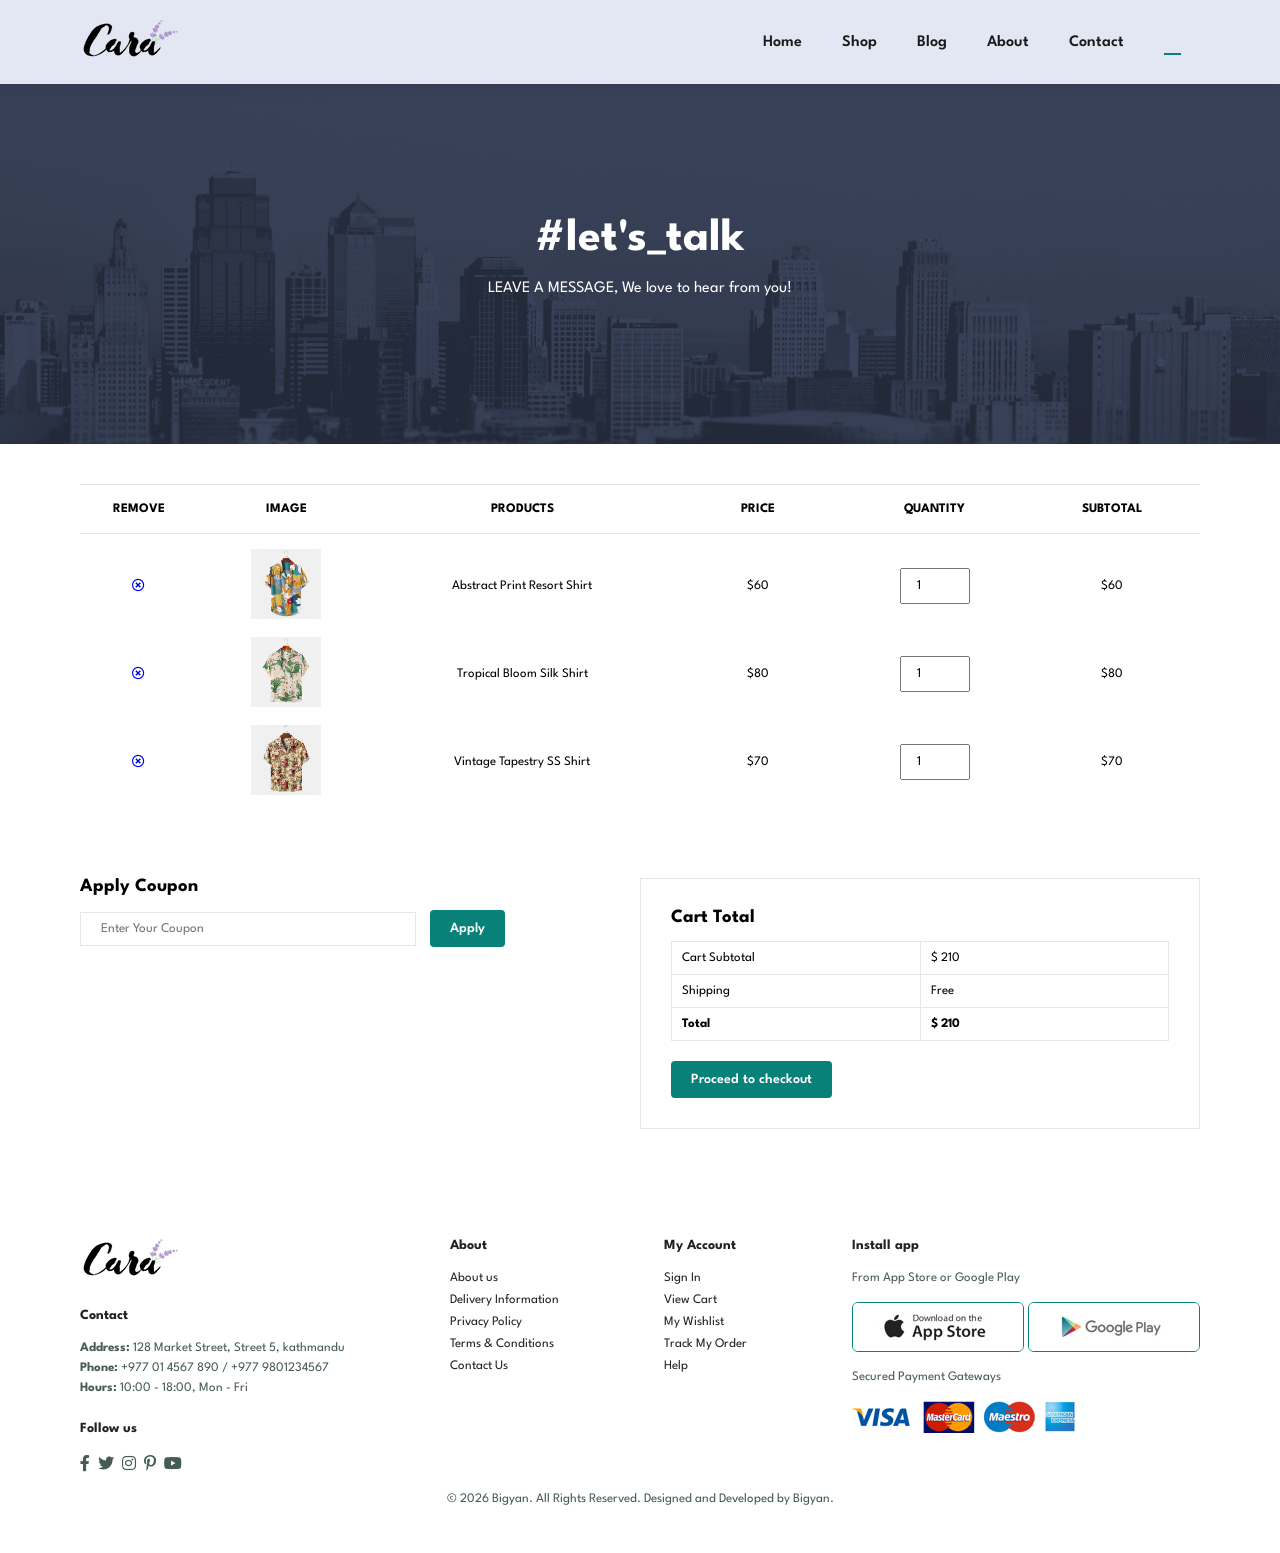
<file: cart.html>
<!DOCTYPE html>
<html lang="en">

<head>
    <meta charset="UTF-8">
    <meta http-equiv="X-UA-Compatible" content="IE=edge">
    <meta name="viewport" content=""width=device-width, initial-scale=1.0">
    <title>Tech2etc Ecommerce Tutorial</title>
    <link rel="stylesheet" href="https://pro.fontawesome.com/releases/v5.10.0/css/all.css" />
    <link rel="stylesheet" href="style.css">
</head>

<body>

    <section id="header">
        <a href="#"><img src="img/logo.png" class="logo" alt=""></a>

        <div>
            <ul id="navbar">
                <li><a href="index.html">Home</a></li>
                <li><a href="shop.html">Shop</a></li>
                <li><a href="blog.html">Blog</a></li>
                <li><a href="about.html">About</a></li>
                <li><a  href="contact.html">Contact</a></li>
                <li id="lg-bag"><a class="active" href="cart.html"><i class="far fa-shopping-bag"></i></a></li>
                <a href="#" id="close"><i class="far fa-times"></i></a>
            </ul>
        </div>

        <div id="mobile">
            <a href="cart.html"><i class="far fa-shopping-bag"></i></a>
             <i id="bar" class="fas fa-outdent"></i>
        </div>
    </section>

    <section id="page-header" class="about-header">
       
        <h2>#let's_talk</h2>
        
        <p>LEAVE A MESSAGE, We love to hear from you!</p>
        
    </section>

    <section id="cart" class="section-p1">
        <table width="100%">
            <thead>
                <tr>
                    <td>Remove</td>
                    <td>Image</td>
                    <td>Products</td>
                    <td>Price</td>
                    <td>Quantity</td>
                    <td>Subtotal</td>
                </tr>
            </thead>
            <tbody>
                <tr>
                    <td><a href="#"><i class="far fa-times-circle"></i></a></td>
                    <td><img src="img/products/f1.jpg" alt=""></td>
                    <td>Abstract Print Resort Shirt</td>
                    <td>$60</td>
                    <td><input type="number" value="1"></td>
                    <td>$60</td>
                </tr>
                <tr>
                    <td><a href="#"><i class="far fa-times-circle"></i></a></td>
                    <td><img src="img/products/f2.jpg" alt=""></td>
                    <td>Tropical Bloom Silk Shirt</td>
                    <td>$80</td>
                    <td><input type="number" value="1"></td>
                    <td>$80</td>
                </tr>
                <tr>
                    <td><a href="#"><i class="far fa-times-circle"></i></a></td>
                    <td><img src="img/products/f3.jpg" alt=""></td>
                    <td>Vintage Tapestry SS Shirt</td>
                    <td>$70</td>
                    <td><input type="number" value="1"></td>
                    <td>$70</td>
                </tr>
            </tbody>
        </table>
    </section>

    <section id="cart-add" class="section-p1">
        <div id="coupon">
            <h3>Apply Coupon</h3>
            <div><input type="text" placeholder="Enter Your Coupon">
                <button class="normal">Apply</button>
            </div>
        </div>
        <div id="subtotal">
            <h3>Cart Total</h3>
            <table>
                <tr><td>Cart Subtotal</td>
                <td>$ 210</td>
            </tr>
            <tr>
                <td>Shipping</td>
                <td>Free</td>
            </tr>
            <tr>
                <td><strong>Total</strong></td>
                <td><strong>$ 210</strong></td>
            </tr>
            </table>
            <button class="normal">Proceed to checkout</button>
        </div>
    </section>

<footer class="section-p1">
    <div class="col">
        <img class="logo" src="img/logo.png" alt="">
        <h4>Contact</h4>
        <p> <strong>Address: </strong> 128 Market Street, Street 5, kathmandu</p>
        <p><strong>Phone:</strong> +977 01 4567 890 / +977 9801234567</p>
        <p><strong>Hours:</strong> 10:00 - 18:00, Mon - Fri</p>
        <div class="follow">
            <h4>Follow us</h4>
            <div class="icon">
                <i class="fab fa-facebook-f"></i>
                <i class="fab fa-twitter"></i>
                <i class="fab fa-instagram"></i>
                <i class="fab fa-pinterest-p"></i>
                <i class="fab fa-youtube"></i>
            </div>
        </div>
    </div>

    <div class="col">
        <h4>About</h4>
        <a href="#">About us</a>
        <a href="#">Delivery Information</a>
        <a href="#">Privacy Policy</a>
        <a href="#">Terms & Conditions</a>
        <a href="#">Contact Us</a>
    </div>

    <div class="col">
        <h4>My Account</h4>
        <a href="#">Sign In</a>
        <a href="#">View Cart</a>
        <a href="#">My Wishlist</a>
        <a href="#">Track My Order</a>
        <a href="#">Help</a>
    </div>

    <div class="col install">
        <h4>Install app</h4>
        <p>From App Store or Google Play</p>
        <div class="row">
            <img src="img/pay/app.jpg" alt="">
            <img src="img/pay/play.jpg" alt="">
        </div>
        <p>Secured Payment Gateways </p>
        <img src="img/pay/pay.png" alt="">
    </div>

    <div class="copyright">
        <p>© 2026 Bigyan. All Rights Reserved. Designed and Developed by Bigyan.</p>
    </div>
</footer>

    <script src="script.js"></script>
</body>

</html>
</file>
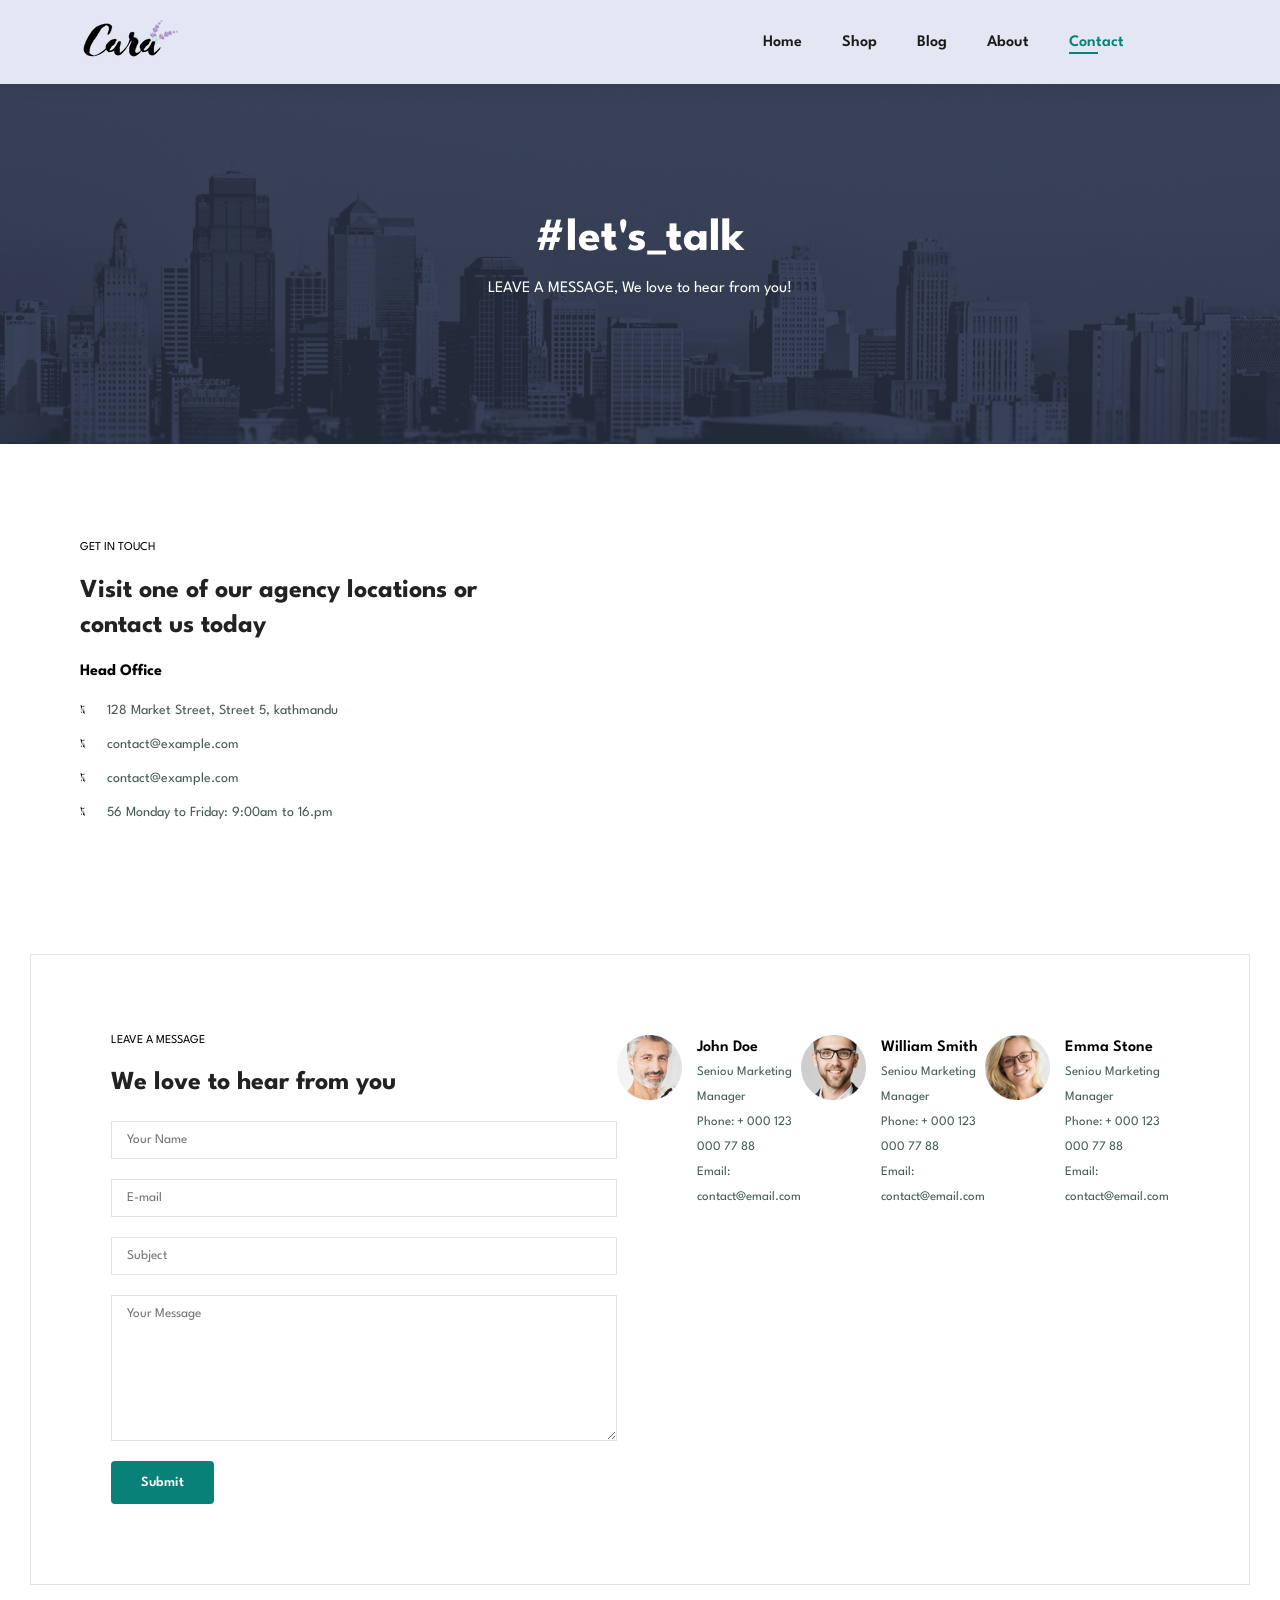
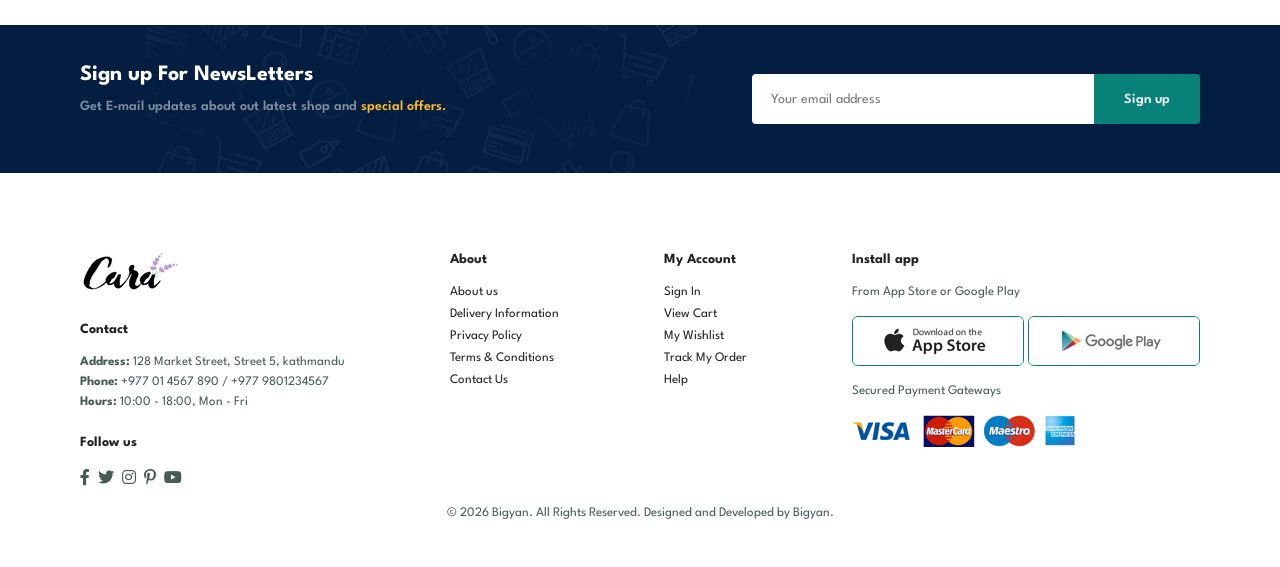
<file: contact.html>
<!DOCTYPE html>
<html lang="en">

<head>
    <meta charset="UTF-8">
    <meta http-equiv="X-UA-Compatible" content="IE=edge">
    <meta name="viewport" content=""width=device-width, initial-scale=1.0">
    <title>Tech2etc Ecommerce Tutorial</title>
    <link rel="stylesheet" href="https://pro.fontawesome.com/releases/v5.10.0/css/all.css" />
    <link rel="stylesheet" href="style.css">
</head>

<body>

    <section id="header">
        <a href="#"><img src="img/logo.png" class="logo" alt=""></a>

        <div>
            <ul id="navbar">
                <li><a href="index.html">Home</a></li>
                <li><a href="shop.html">Shop</a></li>
                <li><a href="blog.html">Blog</a></li>
                <li><a href="about.html">About</a></li>
                <li><a class="active" href="contact.html">Contact</a></li>
                <li id="lg-bag"><a href="cart.html"><i class="far fa-shopping-bag"></i></a></li>
                <a href="#" id="close"><i class="far fa-times"></i></a>
            </ul>
        </div>

        <div id="mobile">
            <a href="cart.html"><i class="far fa-shopping-bag"></i></a>
             <i id="bar" class="fas fa-outdent"></i>
        </div>
    </section>

    <section id="page-header" class="about-header">
       
        <h2>#let's_talk</h2>
        
        <p>LEAVE A MESSAGE, We love to hear from you!</p>
        
    </section>

    <section id="contact-details" class="section-p1">
        <div class="details">
            <span>GET IN TOUCH</span>
            <H2>Visit one of our agency locations or contact us today</H2>
            <h3>Head Office</h3>
            <div>
                <li>
                    <i class="fal fa-map"></i>
                    <p>128 Market Street, Street 5, kathmandu</p>
                </li>
                <li>
                    <i class="fal fa-envelope"></i>
                    <p>contact@example.com</p>
                </li>
                <li>
                    <i class="fal fa-phone-alt"></i>
                    <p>contact@example.com</p>
                </li>
                <li>
                    <i class="fal fa-clock"></i>
                    <p>56 Monday to Friday: 9:00am to 16.pm </p>
                </li>
            </div>
        </div>
        <div class="map">
            <iframe src="https://www.google.com/maps/embed?pb=!1m18!1m12!1m3!1d3579.740635624886!2d83.46563119999999!3d27.6638691!2m3!1f0!2f0!3f0!3m2!1i1024!2i768!4f13.1!3m3!1m2!1s0x399685b9d3b900d9%3A0xdb0d4a8fa971b25d!2sISMT%20College%20Butwal%2C%20Butwal!5e1!3m2!1sen!2snp!4v1792740144532!5m2!1sen!2snp" width="600" height="450" style="border:0;" allowfullscreen="" loading="lazy" referrerpolicy="strict-origin-when-cross-origin"></iframe>
        </div>
    </section>

    <section id="form-details">
        <form action="">
            <span>LEAVE A MESSAGE</span>
            <H2>We love to hear from you</H2>
            <input type="text" placeholder="Your Name">
            <input type="text" placeholder="E-mail">
            <input type="text" placeholder="Subject">
            <textarea name="" id="" cols="30" rows="10" placeholder="Your Message"></textarea>
            <button class="normal">Submit</button>
        </form>

        <div class="people">
            <div>
                <img src="img/people/1.png" alt="">
                <p><span>John Doe</span>Seniou Marketing Manager <br> Phone: + 000 123 
                    000 77 88 <br>Email: contact@email.com </p>
            </div>
        </div>
        <div class="people">
            <div>
                <img src="img/people/2.png" alt="">
                <p><span>William Smith</span>Seniou Marketing Manager <br> Phone: + 000 123 
                    000 77 88 <br>Email: contact@email.com </p>
            </div>
        </div>
        <div class="people">
            <div>
                <img src="img/people/3.png" alt="">
                <p><span>Emma Stone</span>Seniou Marketing Manager <br> Phone: + 000 123 
                    000 77 88 <br>Email: contact@email.com </p>
            </div>
        </div>
    </section>

    <section id="newsletter" class="section-p1 section-m1">
    <div class="newstext">
        <h4>Sign up For NewsLetters</h4>
        <p>Get E-mail updates about out latest shop and <span>special offers.</span> </p>
    </div>
    <div class="form">
        <input type="text" placeholder="Your email address">
        <button class="normal">Sign up</button>
    </div>
</section>


<footer class="section-p1">
    <div class="col">
        <img class="logo" src="img/logo.png" alt="">
        <h4>Contact</h4>
        <p> <strong>Address: </strong> 128 Market Street, Street 5, kathmandu</p>
        <p><strong>Phone:</strong> +977 01 4567 890 / +977 9801234567</p>
        <p><strong>Hours:</strong> 10:00 - 18:00, Mon - Fri</p>
        <div class="follow">
            <h4>Follow us</h4>
            <div class="icon">
                <i class="fab fa-facebook-f"></i>
                <i class="fab fa-twitter"></i>
                <i class="fab fa-instagram"></i>
                <i class="fab fa-pinterest-p"></i>
                <i class="fab fa-youtube"></i>
            </div>
        </div>
    </div>

    <div class="col">
        <h4>About</h4>
        <a href="#">About us</a>
        <a href="#">Delivery Information</a>
        <a href="#">Privacy Policy</a>
        <a href="#">Terms & Conditions</a>
        <a href="#">Contact Us</a>
    </div>

    <div class="col">
        <h4>My Account</h4>
        <a href="#">Sign In</a>
        <a href="#">View Cart</a>
        <a href="#">My Wishlist</a>
        <a href="#">Track My Order</a>
        <a href="#">Help</a>
    </div>

    <div class="col install">
        <h4>Install app</h4>
        <p>From App Store or Google Play</p>
        <div class="row">
            <img src="img/pay/app.jpg" alt="">
            <img src="img/pay/play.jpg" alt="">
        </div>
        <p>Secured Payment Gateways </p>
        <img src="img/pay/pay.png" alt="">
    </div>

    <div class="copyright">
        <p>© 2026 Bigyan. All Rights Reserved. Designed and Developed by Bigyan.</p>
    </div>
</footer>

    <script src="script.js"></script>
</body>

</html>
</file>
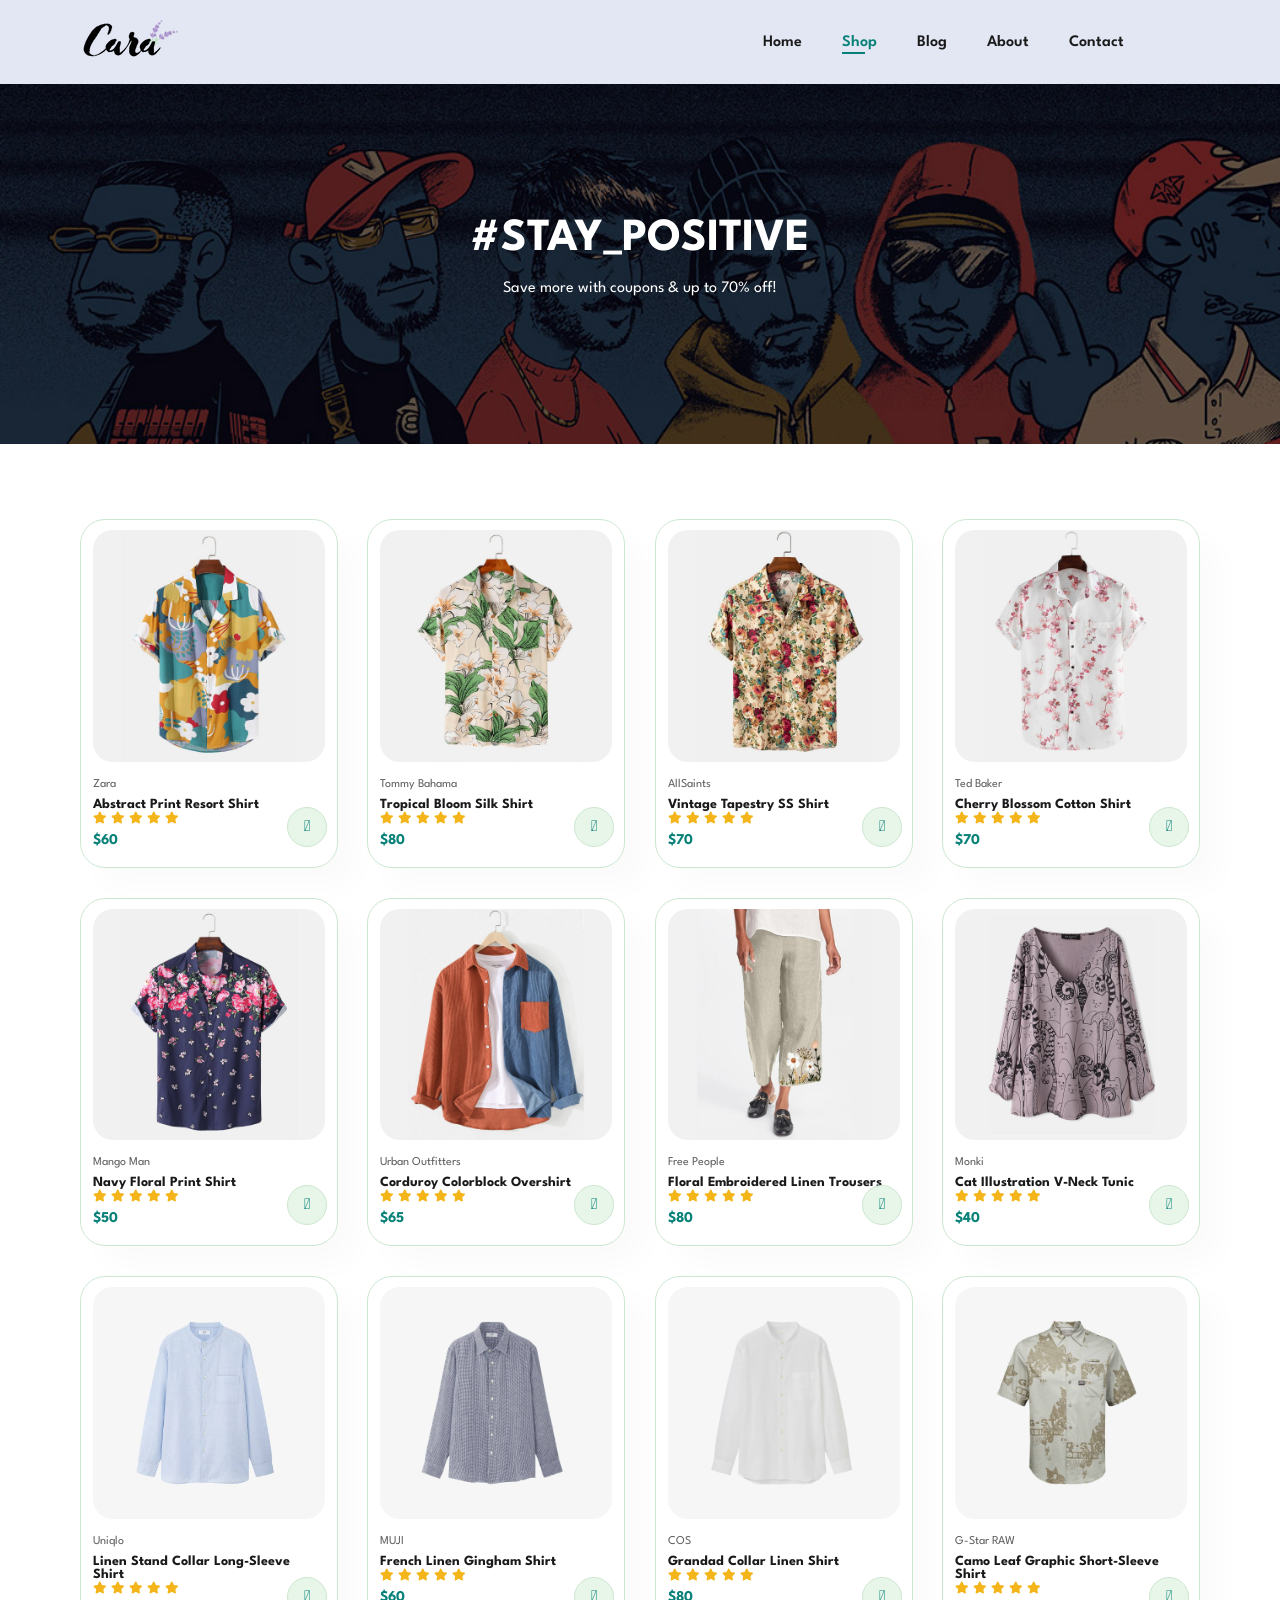
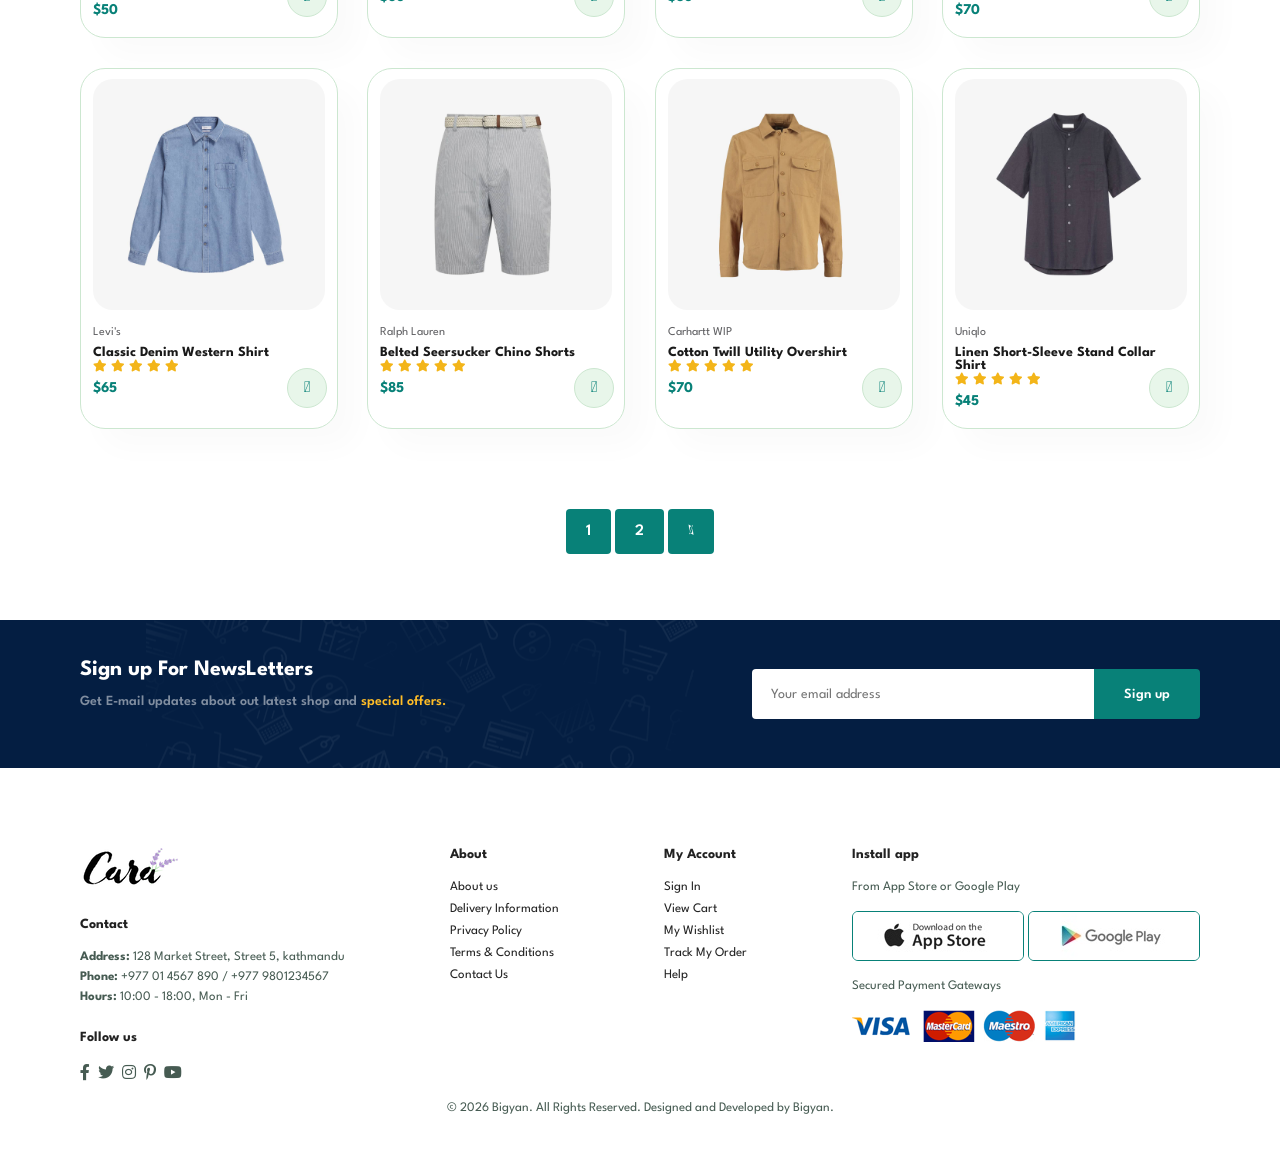
<file: shop.html>
<!DOCTYPE html>
<html lang="en">

<head>
    <meta charset="UTF-8">
    <meta http-equiv="X-UA-Compatible" content="IE=edge">
    <meta name="viewport" content=""width=device-width, initial-scale=1.0">
    <title>Tech2etc Ecommerce Tutorial</title>
    <link rel="stylesheet" href="https://pro.fontawesome.com/releases/v5.10.0/css/all.css" />
    <link rel="stylesheet" href="style.css">
</head>

<body>

    <section id="header">
        <a href="#"><img src="img/logo.png" class="logo" alt=""></a>

        <div>
            <ul id="navbar">
                <li><a href="index.html">Home</a></li>
                <li><a class="active" href="shop.html">Shop</a></li>
                <li><a href="blog.html">Blog</a></li>
                <li><a href="about.html">About</a></li>
                <li><a href="contact.html">Contact</a></li>
                <li id="lg-bag"><a href="cart.html"><i class="far fa-shopping-bag"></i></a></li>
                <a href="#" id="close"><i class="far fa-times"></i></a>
            </ul>
        </div>

        <div id="mobile">
            <a href="cart.html"><i class="far fa-shopping-bag"></i></a>
             <i id="bar" class="fas fa-outdent"></i>
        </div>
    </section>

    <section id="page-header">
       
        <h2>#STAY_POSITIVE</h2>
        
        <p>Save more with coupons & up to 70% off! </p>
        
    </section>

    <section id="product1" class="section-p1">
       
        <div class="pro-container">
            <div class="pro" onclick="window.location.href='sproduct.html';">
                <img src="img/products/f1.jpg" alt="">
                <div class="des">
                    <span>Zara</span>
                    <h5>Abstract Print Resort Shirt</h5>
                    <div class="star">
                        <i class="fas fa-star"></i>
                         <i class="fas fa-star"></i>
                          <i class="fas fa-star"></i>
                           <i class="fas fa-star"></i>
                            <i class="fas fa-star"></i>
                    </div>     
                    <h4>$60</h4>               
                </div>
                <a href="#"><i class="fal fa-shopping-cart cart"></i></a>
            </div>
             <div class="pro">
                <img src="img/products/f2.jpg" alt="">
                <div class="des">
                    <span>Tommy Bahama</span>
                    <h5>Tropical Bloom Silk Shirt</h5>
                    <div class="star">
                        <i class="fas fa-star"></i>
                         <i class="fas fa-star"></i>
                          <i class="fas fa-star"></i>
                           <i class="fas fa-star"></i>
                            <i class="fas fa-star"></i>
                    </div>     
                    <h4>$80</h4>               
                </div>
                <a href="#"><i class="fal fa-shopping-cart cart"></i></a>
            </div>
             <div class="pro">
                <img src="img/products/f3.jpg" alt="">
                <div class="des">
                    <span>AllSaints</span>
                    <h5>Vintage Tapestry SS Shirt</h5>
                    <div class="star">
                        <i class="fas fa-star"></i>
                         <i class="fas fa-star"></i>
                          <i class="fas fa-star"></i>
                           <i class="fas fa-star"></i>
                            <i class="fas fa-star"></i>
                    </div>     
                    <h4>$70</h4>               
                </div>
                <a href="#"><i class="fal fa-shopping-cart cart"></i></a>
            </div>
             <div class="pro">
                <img src="img/products/f4.jpg" alt="">
                <div class="des">
                    <span>Ted Baker</span>
                    <h5>Cherry Blossom Cotton Shirt</h5>
                    <div class="star">
                        <i class="fas fa-star"></i>
                         <i class="fas fa-star"></i>
                          <i class="fas fa-star"></i>
                           <i class="fas fa-star"></i>
                            <i class="fas fa-star"></i>
                    </div>     
                    <h4>$70</h4>               
                </div>
                <a href="#"><i class="fal fa-shopping-cart cart"></i></a>
            </div>
             <div class="pro">
                <img src="img/products/f5.jpg" alt="">
                <div class="des">
                    <span>Mango Man</span>
                    <h5>Navy Floral Print Shirt</h5>
                    <div class="star">
                        <i class="fas fa-star"></i>
                         <i class="fas fa-star"></i>
                          <i class="fas fa-star"></i>
                           <i class="fas fa-star"></i>
                            <i class="fas fa-star"></i>
                    </div>     
                    <h4>$50</h4>               
                </div>
                <a href="#"><i class="fal fa-shopping-cart cart"></i></a>
            </div>
             <div class="pro">
                <img src="img/products/f6.jpg" alt="">
                <div class="des">
                    <span>Urban Outfitters</span>
                    <h5>Corduroy Colorblock Overshirt</h5>
                    <div class="star">
                        <i class="fas fa-star"></i>
                         <i class="fas fa-star"></i>
                          <i class="fas fa-star"></i>
                           <i class="fas fa-star"></i>
                            <i class="fas fa-star"></i>
                    </div>     
                    <h4>$65</h4>               
                </div>
                <a href="#"><i class="fal fa-shopping-cart cart"></i></a>
            </div>
             <div class="pro">
                <img src="img/products/f7.jpg" alt="">
                <div class="des">
                    <span>Free People</span>
                    <h5>Floral Embroidered Linen Trousers</h5>
                    <div class="star">
                        <i class="fas fa-star"></i>
                         <i class="fas fa-star"></i>
                          <i class="fas fa-star"></i>
                           <i class="fas fa-star"></i>
                            <i class="fas fa-star"></i>
                    </div>     
                    <h4>$80</h4>               
                </div>
                <a href="#"><i class="fal fa-shopping-cart cart"></i></a>
            </div>
             <div class="pro">
                <img src="img/products/f8.jpg" alt="">
                <div class="des">
                    <span>Monki</span>
                    <h5>Cat Illustration V-Neck Tunic</h5>
                    <div class="star">
                        <i class="fas fa-star"></i>
                         <i class="fas fa-star"></i>
                          <i class="fas fa-star"></i>
                           <i class="fas fa-star"></i>
                            <i class="fas fa-star"></i>
                    </div>     
                    <h4>$40</h4>               
                </div>
                <a href="#"><i class="fal fa-shopping-cart cart"></i></a>
            </div>
       
            <div class="pro">
                <img src="img/products/n1.jpg" alt="">
                <div class="des">
                    <span>Uniqlo</span>
                    <h5>Linen Stand Collar Long-Sleeve Shirt</h5>
                    <div class="star">
                        <i class="fas fa-star"></i>
                         <i class="fas fa-star"></i>
                          <i class="fas fa-star"></i>
                           <i class="fas fa-star"></i>
                            <i class="fas fa-star"></i>
                    </div>     
                    <h4>$50</h4>               
                </div>
                <a href="#"><i class="fal fa-shopping-cart cart"></i></a>
            </div>
             <div class="pro">
                <img src="img/products/n2.jpg" alt="">
                <div class="des">
                    <span>MUJI</span>
                    <h5>French Linen Gingham Shirt</h5>
                    <div class="star">
                        <i class="fas fa-star"></i>
                         <i class="fas fa-star"></i>
                          <i class="fas fa-star"></i>
                           <i class="fas fa-star"></i>
                            <i class="fas fa-star"></i>
                    </div>     
                    <h4>$60</h4>               
                </div>
                <a href="#"><i class="fal fa-shopping-cart cart"></i></a>
            </div>
             <div class="pro">
                <img src="img/products/n3.jpg" alt="">
                <div class="des">
                    <span>COS</span>
                    <h5>Grandad Collar Linen Shirt</h5>
                    <div class="star">
                        <i class="fas fa-star"></i>
                         <i class="fas fa-star"></i>
                          <i class="fas fa-star"></i>
                           <i class="fas fa-star"></i>
                            <i class="fas fa-star"></i>
                    </div>     
                    <h4>$80</h4>               
                </div>
                <a href="#"><i class="fal fa-shopping-cart cart"></i></a>
            </div>
             <div class="pro">
                <img src="img/products/n4.jpg" alt="">
                <div class="des">
                    <span>G-Star RAW</span>
                    <h5>Camo Leaf Graphic Short-Sleeve Shirt</h5>
                    <div class="star">
                        <i class="fas fa-star"></i>
                         <i class="fas fa-star"></i>
                          <i class="fas fa-star"></i>
                           <i class="fas fa-star"></i>
                            <i class="fas fa-star"></i>
                    </div>     
                    <h4>$70</h4>               
                </div>
                <a href="#"><i class="fal fa-shopping-cart cart"></i></a>
            </div>
             <div class="pro">
                <img src="img/products/n5.jpg" alt="">
                <div class="des">
                    <span>Levi's</span>
                    <h5>Classic Denim Western Shirt</h5>
                    <div class="star">
                        <i class="fas fa-star"></i>
                         <i class="fas fa-star"></i>
                          <i class="fas fa-star"></i>
                           <i class="fas fa-star"></i>
                            <i class="fas fa-star"></i>
                    </div>     
                    <h4>$65</h4>               
                </div>
                <a href="#"><i class="fal fa-shopping-cart cart"></i></a>
            </div>
             <div class="pro">
                <img src="img/products/n6.jpg" alt="">
                <div class="des">
                    <span>Ralph Lauren</span>
                    <h5>Belted Seersucker Chino Shorts</h5>
                    <div class="star">
                        <i class="fas fa-star"></i>
                         <i class="fas fa-star"></i>
                          <i class="fas fa-star"></i>
                           <i class="fas fa-star"></i>
                            <i class="fas fa-star"></i>
                    </div>     
                    <h4>$85</h4>               
                </div>
                <a href="#"><i class="fal fa-shopping-cart cart"></i></a>
            </div>
             <div class="pro">
                <img src="img/products/n7.jpg" alt="">
                <div class="des">
                    <span>Carhartt WIP</span>
                    <h5>Cotton Twill Utility Overshirt</h5>
                    <div class="star">
                        <i class="fas fa-star"></i>
                         <i class="fas fa-star"></i>
                          <i class="fas fa-star"></i>
                           <i class="fas fa-star"></i>
                            <i class="fas fa-star"></i>
                    </div>     
                    <h4>$70</h4>               
                </div>
                <a href="#"><i class="fal fa-shopping-cart cart"></i></a>
            </div>
             <div class="pro">
                <img src="img/products/n8.jpg" alt="">
                <div class="des">
                    <span>Uniqlo</span>
                    <h5>Linen Short-Sleeve Stand Collar Shirt</h5>
                    <div class="star">
                        <i class="fas fa-star"></i>
                         <i class="fas fa-star"></i>
                          <i class="fas fa-star"></i>
                           <i class="fas fa-star"></i>
                            <i class="fas fa-star"></i>
                    </div>     
                    <h4>$45</h4>               
                </div>
                <a href="#"><i class="fal fa-shopping-cart cart"></i></a>
            </div>
        </div>

    </section>

    <section id="pagination" class="section-p1">
        <a href="#">1</a>
        <a href="#">2</a>
        <a href="#"><i class="fal fa-long-arrow-alt-right"></i></a>
    </section>

<section id="newsletter" class="section-p1 section-m1">
    <div class="newstext">
        <h4>Sign up For NewsLetters</h4>
        <p>Get E-mail updates about out latest shop and <span>special offers.</span> </p>
    </div>
    <div class="form">
        <input type="text" placeholder="Your email address">
        <button class="normal">Sign up</button>
    </div>
</section>

<footer class="section-p1">
    <div class="col">
        <img class="logo" src="img/logo.png" alt="">
        <h4>Contact</h4>
        <p> <strong>Address: </strong> 128 Market Street, Street 5, kathmandu</p>
        <p><strong>Phone:</strong> +977 01 4567 890 / +977 9801234567</p>
        <p><strong>Hours:</strong> 10:00 - 18:00, Mon - Fri</p>
        <div class="follow">
            <h4>Follow us</h4>
            <div class="icon">
                <i class="fab fa-facebook-f"></i>
                <i class="fab fa-twitter"></i>
                <i class="fab fa-instagram"></i>
                <i class="fab fa-pinterest-p"></i>
                <i class="fab fa-youtube"></i>
            </div>
        </div>
    </div>

    <div class="col">
        <h4>About</h4>
        <a href="#">About us</a>
        <a href="#">Delivery Information</a>
        <a href="#">Privacy Policy</a>
        <a href="#">Terms & Conditions</a>
        <a href="#">Contact Us</a>
    </div>

    <div class="col">
        <h4>My Account</h4>
        <a href="#">Sign In</a>
        <a href="#">View Cart</a>
        <a href="#">My Wishlist</a>
        <a href="#">Track My Order</a>
        <a href="#">Help</a>
    </div>

    <div class="col install">
        <h4>Install app</h4>
        <p>From App Store or Google Play</p>
        <div class="row">
            <img src="img/pay/app.jpg" alt="">
            <img src="img/pay/play.jpg" alt="">
        </div>
        <p>Secured Payment Gateways </p>
        <img src="img/pay/pay.png" alt="">
    </div>

    <div class="copyright">
        <p>© 2026 Bigyan. All Rights Reserved. Designed and Developed by Bigyan.</p>
    </div>
</footer>

    <script src="script.js"></script>
</body>

</html>
</file>
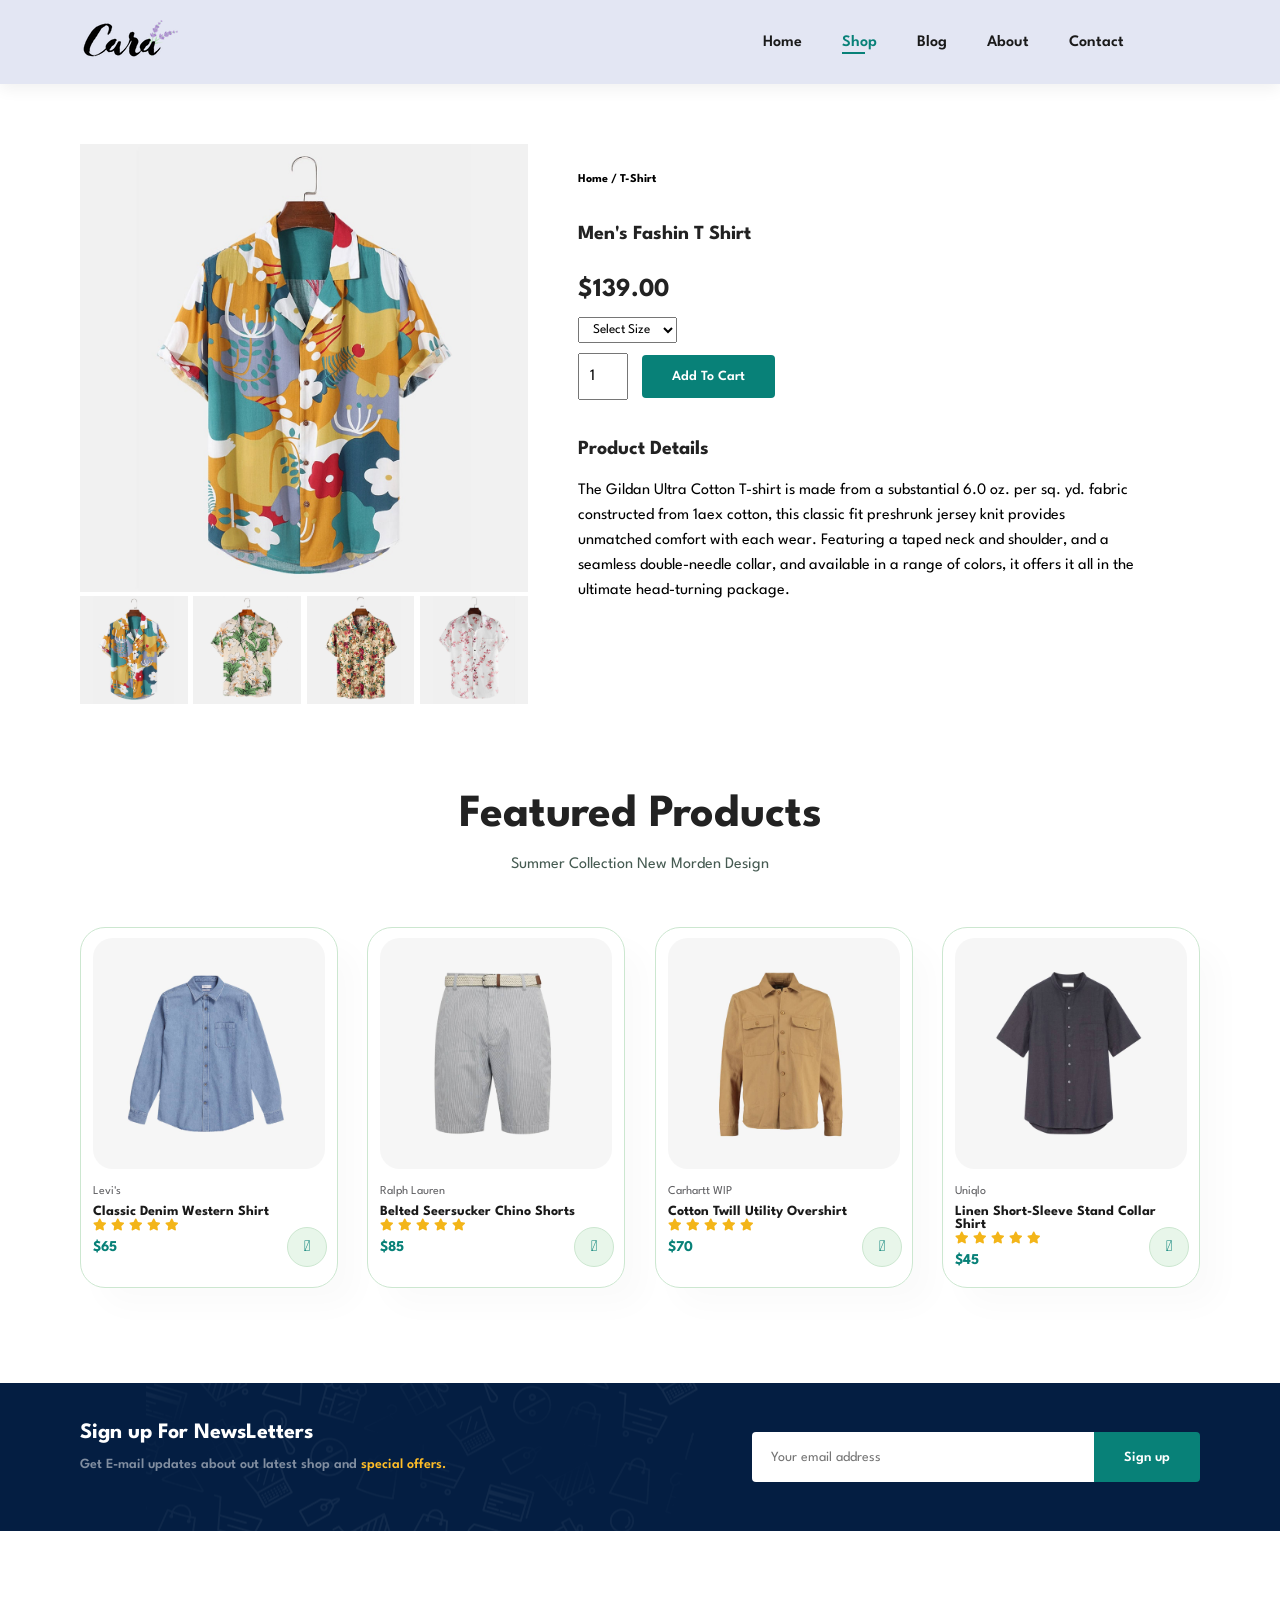
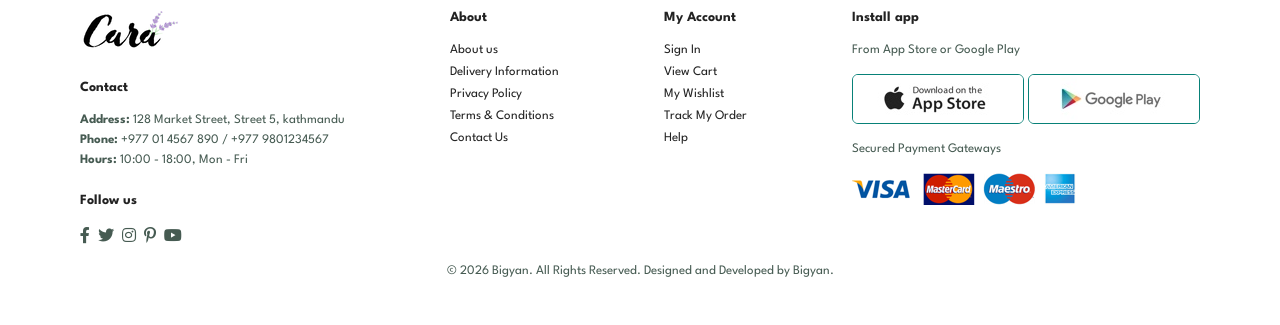
<file: sproduct.html>
<!DOCTYPE html>
<html lang="en">

<head>
    <meta charset="UTF-8">
    <meta http-equiv="X-UA-Compatible" content="IE=edge">
    <meta name="viewport" content=""width=device-width, initial-scale=1.0">
    <title>Tech2etc Ecommerce Tutorial</title>
    <link rel="stylesheet" href="https://pro.fontawesome.com/releases/v5.10.0/css/all.css" />
    <link rel="stylesheet" href="style.css">
</head>

<body>

    <section id="header">
        <a href="#"><img src="img/logo.png" class="logo" alt=""></a>

        <div>
            <ul id="navbar">
                <li><a href="index.html">Home</a></li>
                <li><a class="active" href="shop.html">Shop</a></li>
                <li><a href="blog.html">Blog</a></li>
                <li><a href="about.html">About</a></li>
                <li><a href="contact.html">Contact</a></li>
                <li id="lg-bag"><a href="cart.html"><i class="far fa-shopping-bag"></i></a></li>
                <a href="#" id="close"><i class="far fa-times"></i></a>
            </ul>
        </div>

        <div id="mobile">
            <a href="cart.html"><i class="far fa-shopping-bag"></i></a>
             <i id="bar" class="fas fa-outdent"></i>
        </div>
    </section>

   <section id="prodetials" class="section-p1">
    <div class="single-pro-image">
        <img src="img/products/f1.jpg" width="100%" id="MainImg" alt="">
        <div class="small-img-group">
            <div class="small-img-col">
                <img src="img/products/f1.jpg" width="100%" class="small-img" alt="">
            </div>
             <div class="small-img-col">
                <img src="img/products/f2.jpg" width="100%" class="small-img" alt="">
            </div>
             <div class="small-img-col">
                <img src="img/products/f3.jpg" width="100%" class="small-img" alt="">
            </div>
             <div class="small-img-col">
                <img src="img/products/f4.jpg" width="100%" class="small-img" alt="">
            </div>
        </div>
    </div>

    <div class="single-pro-details">
        <h6>Home / T-Shirt</h6>
        <h4>Men's Fashin T Shirt</h4>
        <h2>$139.00</h2>
        <select>
            <option>Select Size</option>
            <option>XL</option>
            <option>XXL</option>
            <option>Small</option>
            <option>Large</option>
        </select>
        <input type="number" value="1">
        <button class="normal">Add To Cart</button>
        <h4>Product Details</h4>
        <span>The Gildan Ultra Cotton T-shirt is made from a substantial 6.0 oz. per
sq. yd. fabric constructed from 1aex cotton, this classic fit preshrunk jersey
knit provides unmatched comfort with each wear. Featuring a taped neck and
shoulder, and a seamless double-needle collar, and available in a range of
colors, it offers it all in the ultimate head-turning package.</span>
    </div>
   </section>

   <section id="product1" class="section-p1">
        <h2>Featured Products</h2>
        <p>Summer Collection New Morden Design</p>
        <div class="pro-container">
           
             <div class="pro">
                <img src="img/products/n5.jpg" alt="">
                <div class="des">
                    <span>Levi's</span>
                    <h5>Classic Denim Western Shirt</h5>
                    <div class="star">
                        <i class="fas fa-star"></i>
                         <i class="fas fa-star"></i>
                          <i class="fas fa-star"></i>
                           <i class="fas fa-star"></i>
                            <i class="fas fa-star"></i>
                    </div>     
                    <h4>$65</h4>               
                </div>
                <a href="#"><i class="fal fa-shopping-cart cart"></i></a>
            </div>
             <div class="pro">
                <img src="img/products/n6.jpg" alt="">
                <div class="des">
                    <span>Ralph Lauren</span>
                    <h5>Belted Seersucker Chino Shorts</h5>
                    <div class="star">
                        <i class="fas fa-star"></i>
                         <i class="fas fa-star"></i>
                          <i class="fas fa-star"></i>
                           <i class="fas fa-star"></i>
                            <i class="fas fa-star"></i>
                    </div>     
                    <h4>$85</h4>               
                </div>
                <a href="#"><i class="fal fa-shopping-cart cart"></i></a>
            </div>
             <div class="pro">
                <img src="img/products/n7.jpg" alt="">
                <div class="des">
                    <span>Carhartt WIP</span>
                    <h5>Cotton Twill Utility Overshirt</h5>
                    <div class="star">
                        <i class="fas fa-star"></i>
                         <i class="fas fa-star"></i>
                          <i class="fas fa-star"></i>
                           <i class="fas fa-star"></i>
                            <i class="fas fa-star"></i>
                    </div>     
                    <h4>$70</h4>               
                </div>
                <a href="#"><i class="fal fa-shopping-cart cart"></i></a>
            </div>
             <div class="pro">
                <img src="img/products/n8.jpg" alt="">
                <div class="des">
                    <span>Uniqlo</span>
                    <h5>Linen Short-Sleeve Stand Collar Shirt</h5>
                    <div class="star">
                        <i class="fas fa-star"></i>
                         <i class="fas fa-star"></i>
                          <i class="fas fa-star"></i>
                           <i class="fas fa-star"></i>
                            <i class="fas fa-star"></i>
                    </div>     
                    <h4>$45</h4>               
                </div>
                <a href="#"><i class="fal fa-shopping-cart cart"></i></a>
            </div>
        </div>

    </section>


<section id="newsletter" class="section-p1 section-m1">
    <div class="newstext">
        <h4>Sign up For NewsLetters</h4>
        <p>Get E-mail updates about out latest shop and <span>special offers.</span> </p>
    </div>
    <div class="form">
        <input type="text" placeholder="Your email address">
        <button class="normal">Sign up</button>
    </div>
</section>

<footer class="section-p1">
    <div class="col">
        <img class="logo" src="img/logo.png" alt="">
        <h4>Contact</h4>
        <p> <strong>Address: </strong> 128 Market Street, Street 5, kathmandu</p>
        <p><strong>Phone:</strong> +977 01 4567 890 / +977 9801234567</p>
        <p><strong>Hours:</strong> 10:00 - 18:00, Mon - Fri</p>
        <div class="follow">
            <h4>Follow us</h4>
            <div class="icon">
                <i class="fab fa-facebook-f"></i>
                <i class="fab fa-twitter"></i>
                <i class="fab fa-instagram"></i>
                <i class="fab fa-pinterest-p"></i>
                <i class="fab fa-youtube"></i>
            </div>
        </div>
    </div>

    <div class="col">
        <h4>About</h4>
        <a href="#">About us</a>
        <a href="#">Delivery Information</a>
        <a href="#">Privacy Policy</a>
        <a href="#">Terms & Conditions</a>
        <a href="#">Contact Us</a>
    </div>

    <div class="col">
        <h4>My Account</h4>
        <a href="#">Sign In</a>
        <a href="#">View Cart</a>
        <a href="#">My Wishlist</a>
        <a href="#">Track My Order</a>
        <a href="#">Help</a>
    </div>

    <div class="col install">
        <h4>Install app</h4>
        <p>From App Store or Google Play</p>
        <div class="row">
            <img src="img/pay/app.jpg" alt="">
            <img src="img/pay/play.jpg" alt="">
        </div>
        <p>Secured Payment Gateways </p>
        <img src="img/pay/pay.png" alt="">
    </div>

    <div class="copyright">
        <p>© 2026 Bigyan. All Rights Reserved. Designed and Developed by Bigyan.</p>
    </div>
</footer>

<script>
    var MainImg = document.getElementById("MainImg");
    var smallimg = document.getElementsByClassName("small-img");

    smallimg[0].onclick = function() {
        MainImg.src = smallimg[0].src;
    }
    smallimg[1].onclick = function() {
        MainImg.src = smallimg[1].src;
    }
    smallimg[2].onclick = function() {
        MainImg.src = smallimg[2].src;
    }
    smallimg[3].onclick = function() {
        MainImg.src = smallimg[3].src;
    }
</script>

    <script src="script.js"></script>
</body>

</html>
</file>
<file: style.css>
@import url('https://fonts.googleapis.com/css2?family=Spartan:wght@100;200;300;400;500;600;700;800;900&display=swap');
* {
    margin: 0;
    padding: 0;
    box-sizing: border-box;
    font-family: 'spartan', sans-serif;
}

h1 {
    font-size: 50px;
    line-height: 64px;
    color: #222;
}

h2 {
    font-size: 46px;
    line-height: 54px;
    color: #222;
}

h4 {
    font-size: 20px;
    color: #222;
}

h6 {
    font-weight: 700;
    font-size: 12px;
}

p {
    font-size: 16px;
    color: #465b52;
    margin: 15px 0 20px 0;
}

.section-p1 {
    padding: 40px 80px;
}

.section-m1 {
    margin: 40px 0;
}

button.normal{
    font-size: 14px;
    font-weight: 600;
    padding: 15px 30px;
    color: #000;
    background-color: #fff;
    border-radius: 4px;
    cursor: pointer;
    border: none;
    outline: none;
    transition: 0.2s;
}

button.white{
    font-size: 13px;
    font-weight: 600;
    padding: 11px 18px;
    color: #fff;
    background-color: transparent;
    cursor: pointer;
    border: 1px solid #fff;
    outline: none;
    transition: 0.2s;
}

body {
    width: 100%;
}




#header{
    display: flex;
    align-items: center;
    justify-content: space-between;
    padding: 20px 80px;
    background: #E3E6F3;
    box-shadow: 0 5px 15px rgba(0, 0, 0, 0.06);
    z-index: 999;
    position: sticky;
    top: 0;
    left: 0;
}

#navbar{
    display: flex;
    align-items: center;
    justify-content: center;
}

#navbar li{
    list-style: none;
    padding: 0 20px;
    position: relative;

}

#navbar li a {
    text-decoration: none;
    font-size: 16px;
    font-weight: 600;
    color: #1a1a1a;
    transition: 0.3s ease;
}

#navbar li a:hover,
#navbar li a.active {
    color: #088178;
}

#navbar li a.active::after,
#navbar li a:hover::after {
    content: "";
    width: 30%;
    height: 2px;
    background: #088178;
    position: absolute;
    bottom: -4px;
    left: 20px;
}

#mobile {
    display: none;
    align-items: center;
}

 #close {
    display: none;
 }

#hero{
    background-image: url("img/hero4.png");
    height: 90vh;
    width: 100%;
    background-size: cover;
    background-position: top 25% right 0;
    padding: 0 80px;
    display: flex;
    flex-direction: column;
    align-items: flex-start;
    justify-content: center;
}

#hero h4 {
    padding-bottom: 15px;
}

#hero h1 {
    color: #088178;
}

#hero button{
    background-image: url("img/button.png");
    background-color: transparent;
    color: #088178;
    border: 0;
    padding: 14px 80px 14px 65px;
    background-repeat: no-repeat;
    cursor: pointer;
    font-weight: 700;
    font-size: 15px;
}

#feature{
    display: flex;
    align-items: center;
    justify-content: space-between;
    flex-wrap: wrap;
}

#feature .fe-box{
    width: 180px;
    text-align: center;
    padding: 25px 15px;
    box-shadow: 20px 20px 34px rgba(0, 0, 0, 0.03);
    border: 1px solid #cce7d0;
    border-radius: 4px;
    margin: 15px 0;
}

#feature .fe-box:hover {
    box-shadow: 10px 10px 54px rgba(70, 62, 221, 0.1);
}

#feature .fe-box img {
    width: 100%;
    margin-bottom: 10px;
}

#feature .fe-box h6 {
    display: inline-block;
    padding: 9px 8px 6px 8px;
    line-height: 1;
    border-radius: 4px;
    color: #088178;
    background-color: #fddde4;

}

#feature .fe-box:nth-child(2) h6{
    background-color: #cdebbc;
}

#feature .fe-box:nth-child(3) h6{
    background-color: #d1e8f2;
}

#feature .fe-box:nth-child(4) h6{
    background-color: #cdd4f8;
}

#feature .fe-box:nth-child(5) h6{
    background-color: #f6dbf6;
}

#feature .fe-box:nth-child(6) h6{
    background-color: #fff2e5;
}

#product1{
    text-align: center;
}

#product1 .pro-container {
    display: flex;
    justify-content: space-between;
    padding-top: 20px;
    flex-wrap: wrap;
}


#product1 .pro{
    width: 23%;
    min-width: 250px;
    padding: 10px 12px;
    border: 1px solid #cce7d0;
     border-radius: 25px;
     cursor: pointer;
     box-shadow: 20px 20px 30px rgba(0, 0, 0, 0.02);
     margin: 15px 0;
     transition: 0.2s ease;
     position: relative;
}

#product1 .pro:hover {
    box-shadow: 20px 20px 30px rgba(0, 0, 0, 0.06);
}

#product1 .pro img{
    width: 100%;
    border-radius: 20px;
}

#product1 .pro .des {
    text-align: start;
    padding: 10px 0;
}

#product1 .pro .des span {
    color: #606063;
    font-size: 12px;
}

#product1 .pro .des h5 {
    padding-top: 7px;
    color: #1a1a1a;
    font-size: 14px;
}

#product1 .pro .des i{
    font-size: 12px;
    color: rgb(243, 181, 25);
}

#product1 .pro .des h4{
    padding-top: 7px;
    font-size: 15px;
    font-weight: 700;
    color: #088178;
}

#product1 .pro .cart{
    width: 40px;
    height: 40px;
    line-height: 40px;
    border-radius: 50px;
    background-color: #e8f6ea;
    font-weight: 500;
    color: #088178;
    border: 1px solid #cce7d0;
    position: absolute;
    bottom: 20px;
    right: 10px;
}

#banner {
    display: flex;
    flex-direction: column;
    justify-content: center;
    align-items: center;
    text-align: center;
    background-image: url(img/banner/b2.jpg);
    width: 100%;
    height: 40vh;
    background-size: cover;
    background-position: center;
}

#banner h4{
    color: #fff;
    font-size: 16px;
}

#banner h2{
    color: #fff;
    font-size: 30px;
    padding: 10px 0;
}


#banner h2 span{
    color: #ef3636;
}

#banner button:hover{
    background: #088178;
    color: #fff;
}

#sm-banner { 
    display: flex;
    justify-content: space-between;
    flex-wrap: wrap;
}

#sm-banner .banner-box{
    display: flex;
    flex-direction: column;
    justify-content: center;
    align-items: flex-start;
    background-image: url(img/banner/b17.jpg);
    min-width: 580px;
    height: 50vh;
    background-size: cover;
    background-position: center;
    padding: 30px;
}

#sm-banner .banner-box2{
    background-image: url(img/banner/b10.jpg);
}

#sm-banner h4{
    color: #fff;
    font-size: 20px;
    font-weight: 300;
}

#sm-banner h2{
    color: #fff;
    font-size: 28px;
    font-weight: 800;
}

#sm-banner span{
    color: #fff;
    font-size: 14px;
    font-weight: 500;
    padding-bottom: 15px;
}

#sm-banner .banner-box:hover button{
    background: #088178;
    border: 1px solid #088178;
}


#banner3 {
    display: flex;
    justify-content: space-between;
    flex-wrap: wrap;
    padding: 0 80px;
}

#banner3 .banner-box {
    display: flex;
    flex-direction: column;
    justify-content: center;
    align-items: flex-start;
    background-image: url(img/banner/b7.jpg);
    min-width: 30%;
    height: 30vh;
    background-size: cover;
    background-position: center;
    padding: 20px;
    margin-bottom: 20px;
}
#banner3 .banner-box2{
        background-image: url(img/banner/b4.jpg);
}

#banner3 .banner-box3{
        background-image: url(img/banner/b18.jpg);
}


#banner3 h2 {
    color: #fff;
    font-weight: 900;
    font-size: 22px;
}

#banner3 h3 {
    color: #ec544e;
    font-weight: 800;
    font-size: 15px;
}

#newsletter {
    display: flex;
    justify-content: space-between;
    flex-wrap: wrap;
    align-items: center;
    background-image: url(img/banner/b14.png);
    background-repeat: no-repeat;
    background-position: 20% 30%;
    background-color: #041e42;
}

#newsletter h4{
    font-size: 22px;
    font-weight: 700;
    color: #fff;
}


#newsletter p {
    font-size: 14px;
    font-weight: 600;
    color: #818ea0;
}

 #newsletter p span {
    color: #ffbd27;
}
 
#newsletter .form {
    display: flex;
    width: 40%;
}

#newsletter input{
    height: 3.125rem;
    padding: 0 1.25em;
    font-size: 14px;
    width: 100%;
    border: 1px solid transparent;
    border-radius: 4px;
    outline: none;
    border-top-right-radius: 0;
    border-bottom-right-radius: 0;

}

#newsletter button{
    background-color: #088178;
    color: #fff;
    white-space: nowrap;
    border-top-left-radius: 0;
    border-bottom-left-radius: 0;
}

footer {
    display: flex;
    flex-wrap: wrap;
    justify-content: space-between;
}

footer .col {
    display: flex;
    flex-direction: column;
    align-items: flex-start;
    margin-bottom: 20px;
}

footer .logo{
    margin-bottom: 30px;
}

footer h4{
    font-size: 14px;
    padding-bottom: 20px;
}

footer p{
    font-size: 13px;
    margin: 0 0 8px 0;
}

footer a{
    font-size: 13px;
    text-decoration: none;
    color: #222;
    margin-bottom: 10px;
}

footer .follow{
    margin-top: 20px;
}

footer .follow i {
   color: #465b52;
   padding-right: 4px;
   cursor: pointer;
}


footer .install .row img{
    border: 1px solid #088178;
    border-radius: 6px ;
}


footer .install img{
    margin: 10px 0 15px 0;
}


footer .follow i:hover,
footer a:hover {
    color: #088178;
}


footer .copyright{
    width: 100%;
    text-align: center;
}



#page-header{
    background-image: url("img/banner/b1.jpg");
    width: 100%;
    height: 40vh;
    background-size: cover;
    display: flex;
    justify-content: center;
    text-align: center;
    flex-direction: column;
    padding: 14px;
}

#page-header h2,
#page-header p{
    color: #fff;
}

#pagination{
    text-align: center;
}

#pagination a{
    text-decoration: none;
    background-color: #088178;
    padding: 15px 20px;
    border-radius: 4px;
    color: #fff;
    font-weight: 600;
}

#pagination a i {
    font-size: 16px;
    font-weight: 600;
}

#prodetials{
    display: flex;
    margin-top: 20px;
}


#prodetials .single-pro-image{
    width: 40%;
    margin-right: 50px;
}

.small-img-group{
    display: flex;
    justify-content: space-between;
}

.small-img-col{
    flex-basis: 24%;
    cursor: pointer;
}

#prodetials .single-pro-details{
    width: 50%;
    padding-top: 30px;
}

#prodetials .single-pro-details h4{
    padding: 40px 0 20px 0;
}

#prodetials .single-pro-details h2{
    font-size: 26px;
}

#prodetials .single-pro-details select{
    display: block;
    padding: 5px 10px;
    margin-bottom: 10px;
}


#prodetials .single-pro-details input{
    width: 50px;
    height: 47px;
    padding-left: 10px;
    font-size: 16px;
    margin-right: 10px;
}

#prodetials .single-pro-details input:focus {
    outline: none;
}

#prodetials .single-pro-details button {
    background: #088178;
    color: #fff;
    }

#prodetials .single-pro-details span {
    line-height: 25px;
}

#page-header.blog-header{
    background-image: url("img/banner/b19.jpg");
}

#blog{
    padding: 150px 150px 0 150px;
}

#blog .blog-box {
    display: flex;
    align-items: center;
    width: 100%;
    position: relative;
    padding-bottom: 90px;
}

#blog .blog-img{
    width: 50%;
    margin-right: 40px;
}

#blog img{
    width: 100%;
    height: 300px;
    object-fit: cover;
}

#blog .blog-details {
    width: 50%;
}


#blog .blog-details a {
    text-decoration: none;
    font-size: 11px;
    color: #000;
    font-weight: 700;
    position: relative;
    transition: 0.3s;
}

#blog .blog-details a::after{
    content: "";
    width: 50px;
    height: 1px;
    background-color: #000;
    position: absolute;
    top: 4px;
    right: -60px;
}

#blog .blog-details a:hover{
    color: #088178;
}

#blog .blog-details a:hover::after{
    background-color: #088178;
}

#blog .blog-box h1{
    position: absolute;
    top: -40px;
    left: 0;
    font-size: 70px;
    font-weight: 700;
    color: #c9cbce;
    z-index: -9;
}

#page-header.about-header{
    background-image: url("img/about/banner.png");
}

#about-head {
    display: flex;
    align-items: center;
}


#about-head img{
    width: 50%;
    height: auto;
}

#about-head div{
    padding-left: 40px;
}

#about-app {
    text-align: center;
}

#about-app .video {
    width: 70%;
    height: 100%;
    margin: 30px auto 0 auto;
}
#about-app .video video{
    width: 100%;
    height: 100%;
    border-radius: 20px;
}




#contact-details{
    display: flex;
    align-items: center;
    justify-content: space-between;
}

#contact-details .details{
    width: 40%;
}

#contact-details .details span,
#form-details form span{
    font-size: 12px;

}


#contact-details .details h2,
#form-details form h2 {
    font-size: 26px;
    line-height: 35px;
    padding: 20px 0;
}

#contact-details .details h3{
    font-size: 16px;
    padding-bottom: 15px;
}

#contact-details .details li{
    list-style: none;
    display: flex;
    padding: 10px 0;
}

#contact-details .details li i{
    font-size: 14px;
    padding-right: 22px;
}

#contact-details .details li p{
    margin: 0;
    font-size: 14px;
}

#contact-details .map {
    width: 55%;
    height: 400px;
}

#contact-details .map iframe{
    width: 100%;
    height: 100%;
}

#form-details {
    display: flex;
    justify-content: space-between;
    margin: 30px;
    padding: 80px;
    border: 1px solid #e1e1e1;
}

#form-details form {
    width: 65%;
    display: flex;
    flex-direction: column;
    align-items: flex-start;
}

#form-details form input,
#form-details form textarea {
    width: 100%;
    padding: 12px 15px;
    outline: none;
    margin-bottom: 20px;
    border: 1px solid #e1e1e1;
}

#form-details form button{
    background-color: #088178;
    color: #fff;
}

#form-details .people div {
    padding-bottom: 25px;
    display: flex;
    align-items: flex-start;
}


#form-details .people div img{
    width: 65px;
    height: 65px;
    object-fit: cover;
    margin-right: 15px;
}

#form-details .people div p{
    margin: 0;
    font-size: 13px;
    line-height: 25px;
}

#form-details .people div p span{
    display: block;
    font-size: 16px;
    font-weight: 600;
    color: #000;
}



#cart {
    overflow-x: auto;
}

#cart table {
    width: 100%;
    border-collapse: collapse;
    table-layout: fixed;
    white-space: nowrap;
}

#cart table img {
    width: 70px;
}

#cart table td:nth-child(1){
    width: 100px;
    text-align: center;
}
#cart table td:nth-child(2){
    width: 150px;
    text-align: center;
}
#cart table td:nth-child(3){
    width: 250px;
    text-align: center;
}
#cart table td:nth-child(4),
#cart table td:nth-child(5),
#cart table td:nth-child(6) {
    width: 150px;
    text-align: center;
}

#cart table td:nth-child(5) input{
    width: 70px;
    padding: 10px 5px 10px 15px;
}

#cart table thead{
    border: 1px solid #e2e9e1;
    border-left: none;
    border-right: none;
}

#cart table thead td {
    font-weight: 700;
    text-transform: uppercase;
    font-size: 13px;
    padding: 18px 0;
}

#cart table tbody tr td {
    padding-top: 15px;
}

#cart table tbody td {
    font-size: 13px;
}

#cart-add {
    display: flex;
    flex-wrap: wrap;
    justify-content: space-between;
}

#coupon {
    width: 50%;
    margin-bottom: 30px;
}

#coupon h3,
#subtotal h3 {
    padding-bottom: 15px;
}

#coupon input {
    padding: 10px 20px;
    outline: none;
    width: 60%;
    margin-right: 10px;
    border: 1px solid #e2e9e1;
}

#coupon button,
#subtotal button {
    background-color: #088178;
    color: #fff;
    padding: 12px 20px;
}

#subtotal {
    width: 50%;
    margin-bottom: 30px;
    border: 1px solid#e2e9e1;
    padding: 30px;
}

#subtotal table{
    border-collapse: collapse;
    width: 100%;
    margin-bottom: 20px;
}

#subtotal table td {
    width: 50%;
    border: 1px solid #e2e9e1;
    padding: 10px;
    font-size: 13px;
}



@media (max-width:799px) {
    .section-p1 {
    padding: 40px 40px;
}
    #navbar {
    display: flex;
    flex-direction: column;
    align-items: flex-start;
    justify-content: flex-start;
    position: fixed;
    top: 0;
    right: -300px;
    height: 100vh;
    width: 300px;
    background-color: #E3E6F3;
    box-shadow: 0 40px 60px rgba(0, 0, 0, 0.1);
    padding: 80px 0 0 10px;
    transition: 0.3s;
    }

    #navbar.active{
        right: 0px;
}
#navbar li {
    margin-bottom: 25px;
}

 #mobile {
    display: flex;
    align-items: center;
 }

 #mobile i{
    color: #1a1a1a;
    font-size: 24px;
    padding-left: 20px;
 }

 #close{
    display: initial;
    position: absolute;
    top: 30px;
    left: 30px;
    color: #222;
    font-size: 24px;
 }

 #lg-bag{
    display: none;
 }
#hero {
    
    height: 70vh;
    padding: 0 80px;
    background-position: top 30% right 30%;
    
} 
#feature {
    justify-content: center;
}
    #feature .fe-box {
    margin: 15px 15px;
}
#product1 .pro-container {
  justify-content: center;
}
#product1 .pro {
     margin: 15px;
    }
    #banner {
   height: 20vh;
    }
    #sm-banner .banner-box {
    min-width: 100%;
    height: 30vh;
}
#banner3 {
    padding: 0 40px;
}
#banner3 .banner-box {
    width: 28%;
    }
    #newsletter .form {
    width: 70%;
}

/* Contact Page */

#form-details {
    padding: 40px;
   }
   #form-details form {
    width: 50%;
   }
}






@media (max-width: 477px) {
    .section-p1 {
    padding: 20px;
}
    #header {
   padding: 10px 30px;
}
h1 {
    font-size: 38px;
   }
h2 {
    font-size: 32px;
   }
#hero {
    padding: 0 20px;
   background-position: 55%;
}
#feature {
   justify-content: space-between;
}
#feature .fe-box {
    width: 155px;
    margin:0 0 15px 0;
}
#product1 .pro {
    width: 100%;
   }
#banner {
    height: 40vh;
    }
    #sm-banner .banner-box {
    height: 40vh;
   }
   #sm-banner .banner-box2 {
    margin-top: 20px;
}
#banner3 {
    padding: 0 20px;
}
#banner3 .banner-box {
   width: 100%;
}
#newsletter {
   padding: 40px 20px;
}
#newsletter .form {
    width: 100%;
}
footer .copyright {
    text-align: start;
}
/* Single Product */
#prodetials {
    display: flex;
    flex-direction: column;
}
#prodetials .single-pro-image {
    width: 100%;
    margin-right: 0px;
}
#prodetials .single-pro-details {
    width: 100%;
}

/* Blog Page */
#blog {
    padding: 100px 20px 0 20px;
}
#blog .blog-box {
    display: flex;
    flex-direction: column;
    align-items: flex-start;
}
#blog .blog-img {
    width: 100%;
    margin-right: 0px;
    margin-bottom: 30px;
}
#blog .blog-details {
    width: 100%;
}

/* About Page */

#about-head {
    flex-direction: column;
}
#about-head img {
    width: 100%;
    margin-bottom: 20px;
}
#about-head div {
    padding-left: 0px;
}
#about-app .video {
    width: 100%;
}
/* Contact Page */
#contact-details {
   flex-direction: column;
}
#contact-details .details {
    width: 100%;
    margin-bottom: 30px;
}
#contact-details .map {
    width: 100%;
}
#form-details {
    margin: 10px;
    padding: 30px 10px;
    flex-wrap: wrap;
}
#form-details form {
    width: 100%;
    margin-bottom: 30px;
}

/* Cart Page */
#cart-add {
    flex-direction: column;
}
#coupon {
    width: 100%;
}
#subtotal {
    width: 100%;
   padding: 20px;
}
}
</file>
